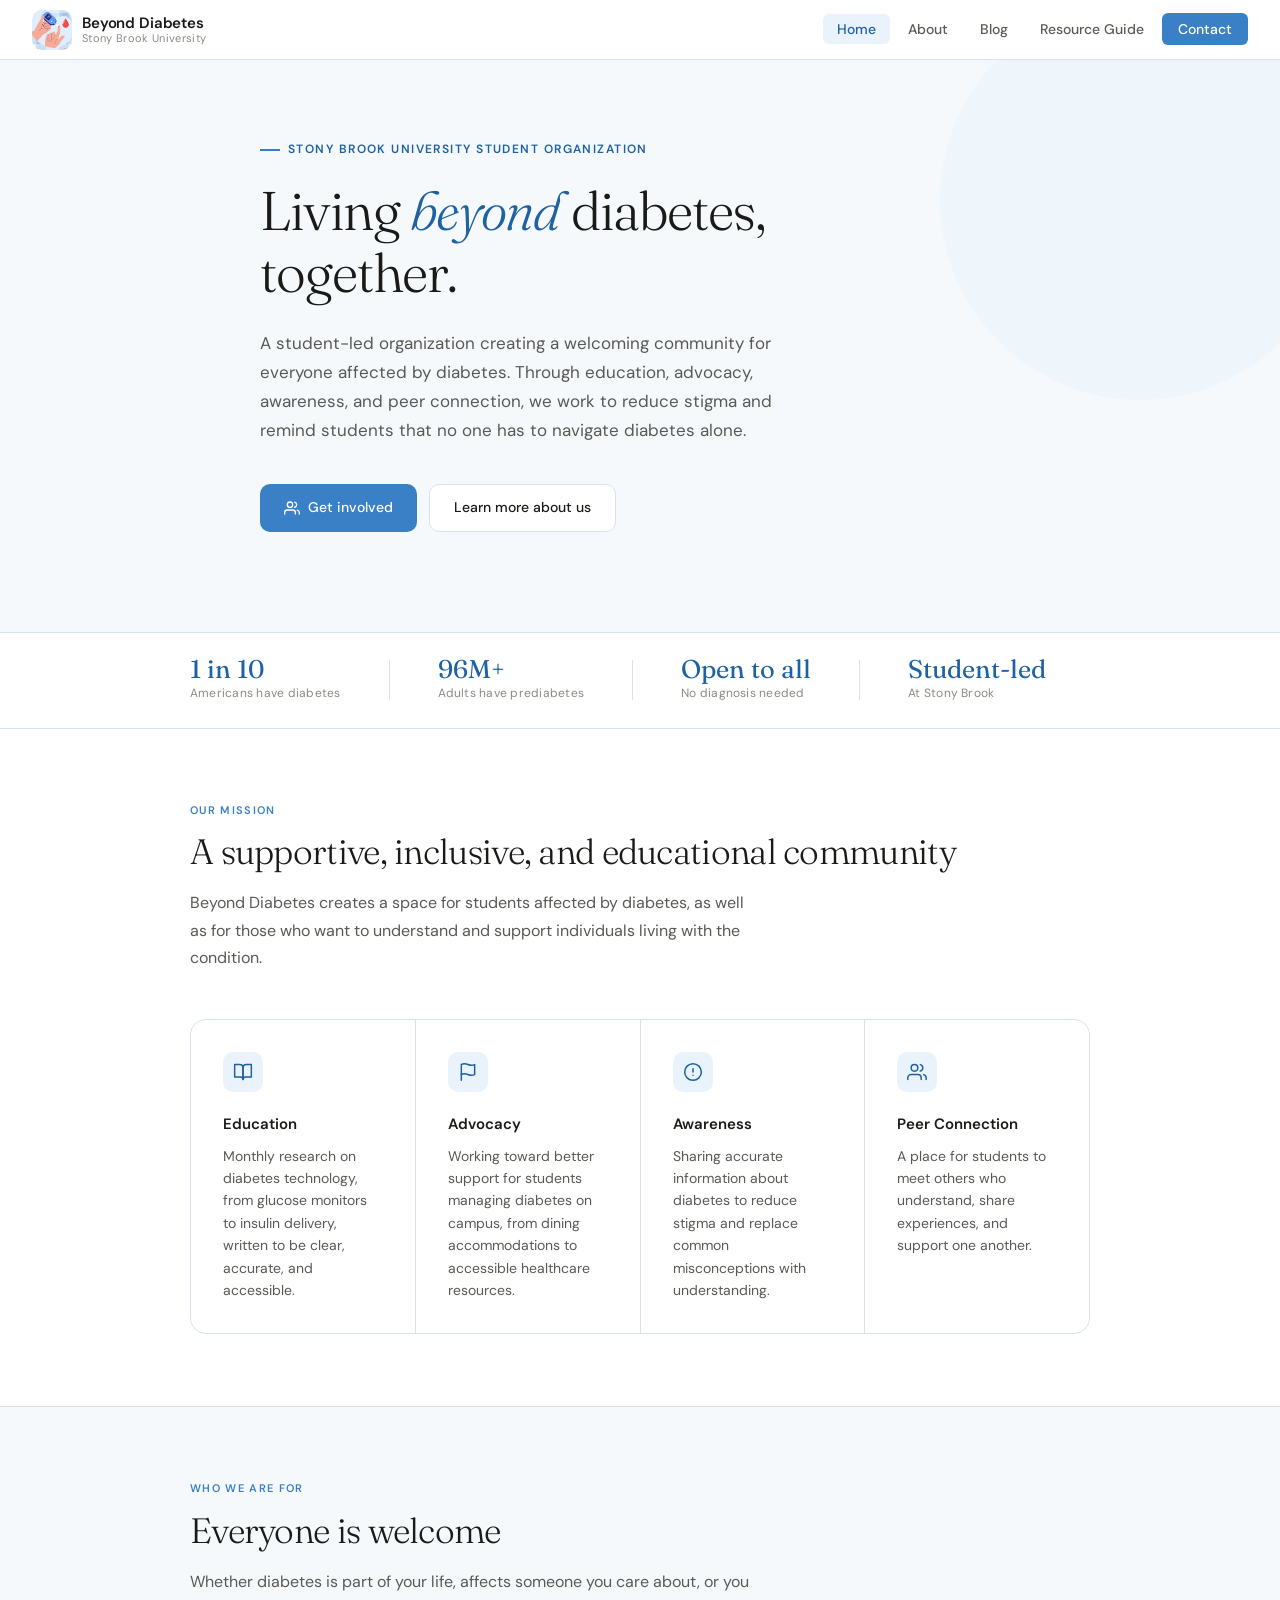
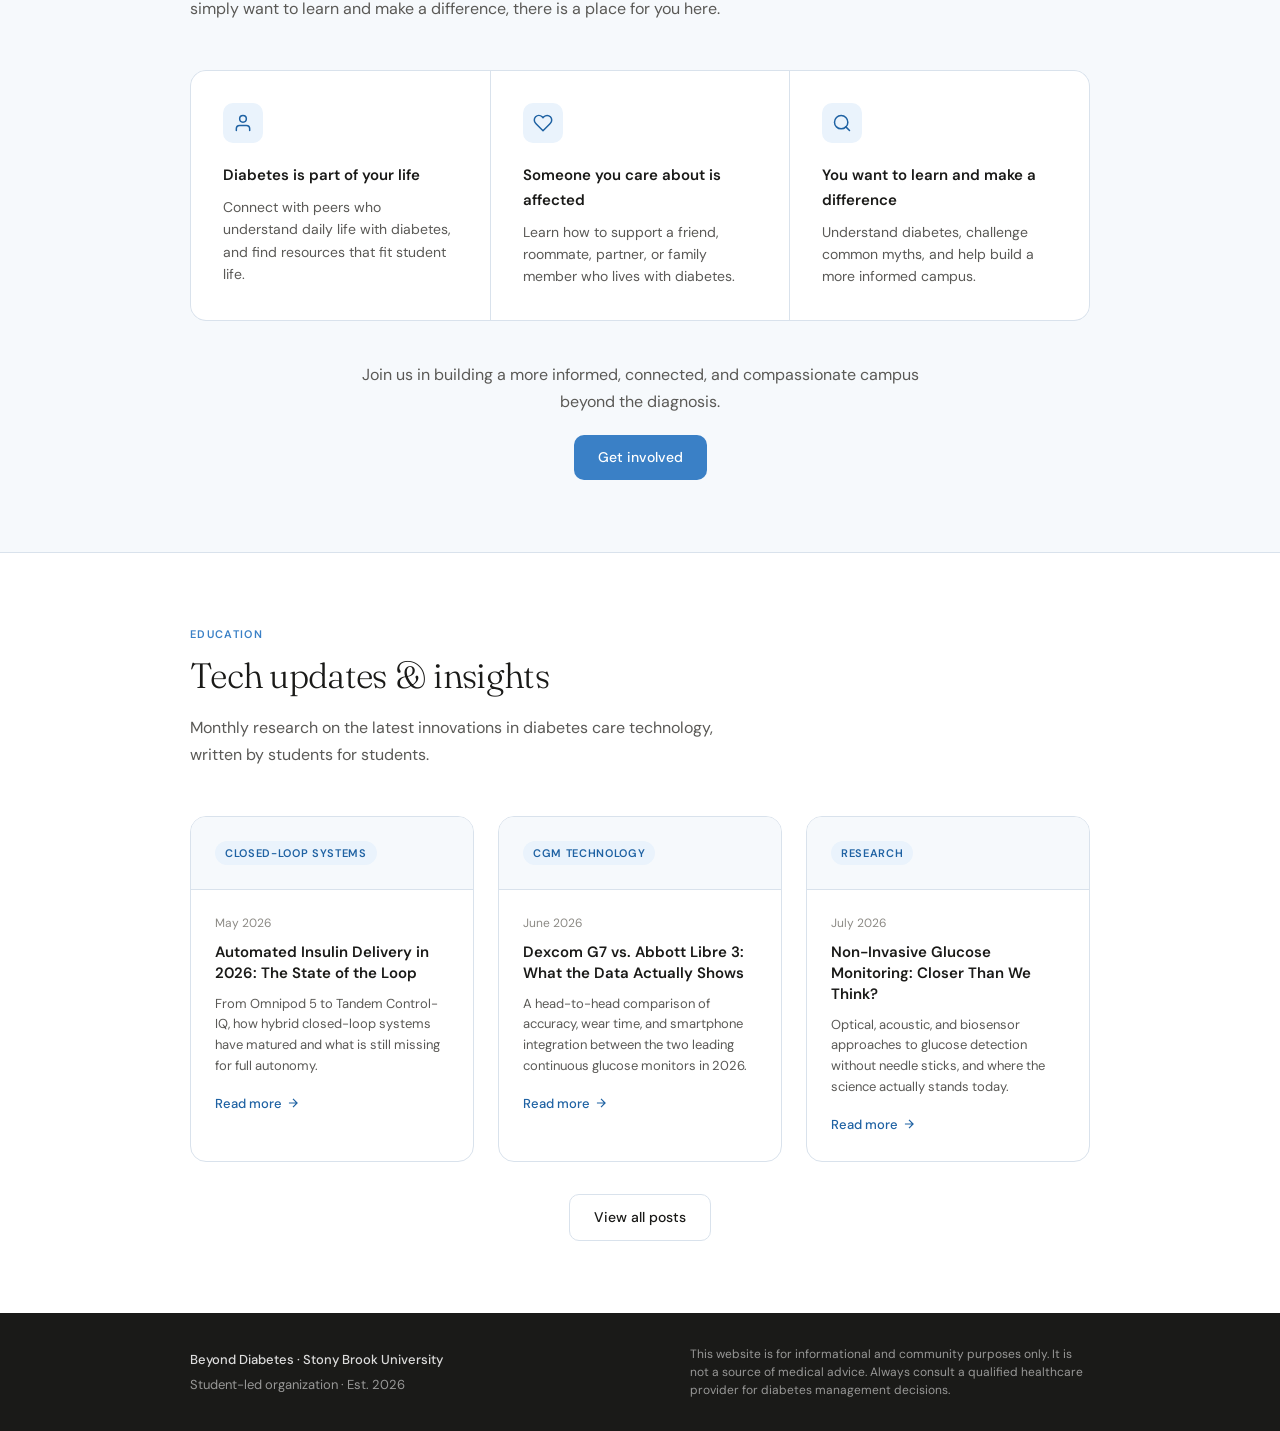
<file: index.html>
<!DOCTYPE html>
<html lang="en">
<head>
<meta charset="UTF-8">
<meta name="viewport" content="width=device-width, initial-scale=1.0">
<title>Beyond Diabetes at Stony Brook University</title>
<link rel="icon" type="image/jpg" href="imagesBD/logo.jpg">
<meta name="description" content="A student-led organization at Stony Brook University creating a welcoming community for everyone affected by diabetes.">
<link rel="preconnect" href="https://fonts.googleapis.com">
<link rel="preconnect" href="https://fonts.gstatic.com" crossorigin>
<link href="https://fonts.googleapis.com/css2?family=DM+Sans:ital,opsz,wght@0,9..40,300;0,9..40,400;0,9..40,500;0,9..40,600;1,9..40,300&family=Fraunces:ital,opsz,wght@0,9..144,300;0,9..144,400;1,9..144,300&display=swap" rel="stylesheet">
<link rel="stylesheet" href="style.css">
</head>
<body>

<nav>
  <a class="nav-brand" href="index.html">
    <div class="nav-logo">
      <img src="imagesBD/logo.jpg" alt="Beyond Diabetes logo" width="40" height="40">
    </div>
    <div class="nav-name">
      Beyond Diabetes
      <span>Stony Brook University</span>
    </div>
  </a>
  <button class="nav-toggle" type="button" aria-label="Toggle menu" aria-expanded="false">
    <svg viewBox="0 0 24 24"><path d="M3 6h18M3 12h18M3 18h18"/></svg>
  </button>
  <ul class="nav-links">
    <li><a href="index.html" class="active">Home</a></li>
    <li><a href="about.html">About</a></li>
    <li><a href="blog.html">Blog</a></li>
    <li><a href="resources.html">Resource Guide</a></li>
    <li><a href="contact.html" class="nav-cta">Contact</a></li>
  </ul>
</nav>

<!-- HERO -->
<div class="hero">
  <div class="hero-inner">
    <div class="hero-eyebrow">Stony Brook University Student Organization</div>
    <h1>Living <em>beyond</em> diabetes,<br>together.</h1>
    <p class="hero-desc">A student-led organization creating a welcoming community for everyone affected by diabetes. Through education, advocacy, awareness, and peer connection, we work to reduce stigma and remind students that no one has to navigate diabetes alone.</p>
    <div class="hero-actions">
      <a class="btn btn-primary" href="contact.html">
        <svg width="16" height="16" viewBox="0 0 24 24" fill="none" stroke="currentColor" stroke-width="2" stroke-linecap="round" stroke-linejoin="round"><path d="M17 21v-2a4 4 0 0 0-4-4H5a4 4 0 0 0-4 4v2"/><circle cx="9" cy="7" r="4"/><path d="M23 21v-2a4 4 0 0 0-3-3.87"/><path d="M16 3.13a4 4 0 0 1 0 7.75"/></svg>
        Get involved
      </a>
      <a class="btn btn-secondary" href="about.html">Learn more about us</a>
    </div>
  </div>
</div>

<!-- STATS BAR -->
<div class="stats-bar">
  <div class="stats-inner">
    <div class="stat-item">
      <div class="stat-num">1 in 10</div>
      <div class="stat-label">Americans have diabetes</div>
    </div>
    <div class="stats-divider"></div>
    <div class="stat-item">
      <div class="stat-num">96M+</div>
      <div class="stat-label">Adults have prediabetes</div>
    </div>
    <div class="stats-divider"></div>
    <div class="stat-item">
      <div class="stat-num">Open to all</div>
      <div class="stat-label">No diagnosis needed</div>
    </div>
    <div class="stats-divider"></div>
    <div class="stat-item">
      <div class="stat-num">Student-led</div>
      <div class="stat-label">At Stony Brook</div>
    </div>
  </div>
</div>

<!-- MISSION -->
<section>
  <div class="section-inner">
    <div class="section-label">Our mission</div>
    <h2 class="section-title">A supportive, inclusive, and educational community</h2>
    <p class="section-desc">Beyond Diabetes creates a space for students affected by diabetes, as well as for those who want to understand and support individuals living with the condition.</p>

    <div class="pillars-grid" style="grid-template-columns: repeat(auto-fit, minmax(200px, 1fr));">
      <div class="pillar-card">
        <div class="pillar-icon">
          <svg viewBox="0 0 24 24"><path d="M2 3h6a4 4 0 0 1 4 4v14a3 3 0 0 0-3-3H2z"/><path d="M22 3h-6a4 4 0 0 0-4 4v14a3 3 0 0 1 3-3h7z"/></svg>
        </div>
        <div class="pillar-title">Education</div>
        <div class="pillar-desc">Monthly research on diabetes technology, from glucose monitors to insulin delivery, written to be clear, accurate, and accessible.</div>
      </div>
      <div class="pillar-card">
        <div class="pillar-icon">
          <svg viewBox="0 0 24 24"><path d="M4 15s1-1 4-1 5 2 8 2 4-1 4-1V3s-1 1-4 1-5-2-8-2-4 1-4 1z"/><line x1="4" y1="22" x2="4" y2="15"/></svg>
        </div>
        <div class="pillar-title">Advocacy</div>
        <div class="pillar-desc">Working toward better support for students managing diabetes on campus, from dining accommodations to accessible healthcare resources.</div>
      </div>
      <div class="pillar-card">
        <div class="pillar-icon">
          <svg viewBox="0 0 24 24"><circle cx="12" cy="12" r="10"/><line x1="12" y1="8" x2="12" y2="12"/><line x1="12" y1="16" x2="12.01" y2="16"/></svg>
        </div>
        <div class="pillar-title">Awareness</div>
        <div class="pillar-desc">Sharing accurate information about diabetes to reduce stigma and replace common misconceptions with understanding.</div>
      </div>
      <div class="pillar-card">
        <div class="pillar-icon">
          <svg viewBox="0 0 24 24"><path d="M17 21v-2a4 4 0 0 0-4-4H5a4 4 0 0 0-4 4v2"/><circle cx="9" cy="7" r="4"/><path d="M23 21v-2a4 4 0 0 0-3-3.87"/><path d="M16 3.13a4 4 0 0 1 0 7.75"/></svg>
        </div>
        <div class="pillar-title">Peer Connection</div>
        <div class="pillar-desc">A place for students to meet others who understand, share experiences, and support one another.</div>
      </div>
    </div>
  </div>
</section>

<!-- WHO WE ARE FOR -->
<section class="section-alt">
  <div class="section-inner">
    <div class="section-label">Who we are for</div>
    <h2 class="section-title">Everyone is welcome</h2>
    <p class="section-desc">Whether diabetes is part of your life, affects someone you care about, or you simply want to learn and make a difference, there is a place for you here.</p>

    <div class="pillars-grid">
      <div class="pillar-card">
        <div class="pillar-icon">
          <svg viewBox="0 0 24 24"><path d="M20 21v-2a4 4 0 0 0-4-4H8a4 4 0 0 0-4 4v2"/><circle cx="12" cy="7" r="4"/></svg>
        </div>
        <div class="pillar-title">Diabetes is part of your life</div>
        <div class="pillar-desc">Connect with peers who understand daily life with diabetes, and find resources that fit student life.</div>
      </div>
      <div class="pillar-card">
        <div class="pillar-icon">
          <svg viewBox="0 0 24 24"><path d="M20.84 4.61a5.5 5.5 0 0 0-7.78 0L12 5.67l-1.06-1.06a5.5 5.5 0 0 0-7.78 7.78l1.06 1.06L12 21.23l7.78-7.78 1.06-1.06a5.5 5.5 0 0 0 0-7.78z"/></svg>
        </div>
        <div class="pillar-title">Someone you care about is affected</div>
        <div class="pillar-desc">Learn how to support a friend, roommate, partner, or family member who lives with diabetes.</div>
      </div>
      <div class="pillar-card">
        <div class="pillar-icon">
          <svg viewBox="0 0 24 24"><circle cx="11" cy="11" r="8"/><line x1="21" y1="21" x2="16.65" y2="16.65"/></svg>
        </div>
        <div class="pillar-title">You want to learn and make a difference</div>
        <div class="pillar-desc">Understand diabetes, challenge common myths, and help build a more informed campus.</div>
      </div>
    </div>

    <div style="margin-top: 2.5rem; text-align: center;">
      <p style="font-size: 16px; color: var(--text-secondary); max-width: 560px; margin: 0 auto 1.25rem; line-height: 1.7;">Join us in building a more informed, connected, and compassionate campus beyond the diagnosis.</p>
      <a class="btn btn-primary" href="contact.html">Get involved</a>
    </div>
  </div>
</section>

<!-- BLOG -->
<section>
  <div class="section-inner">
    <div class="section-label">Education</div>
    <h2 class="section-title">Tech updates &amp; insights</h2>
    <p class="section-desc">Monthly research on the latest innovations in diabetes care technology, written by students for students.</p>

    <div class="blog-grid">

        <a class="blog-card" href="posts/automated-insulin-delivery.html">
            <div class="blog-card-header"><span class="blog-tag">Closed-Loop Systems</span></div>
            <div class="blog-card-body">
              <div class="blog-date">May 2026</div>
              <div class="blog-title">Automated Insulin Delivery in 2026: The State of the Loop</div>
              <div class="blog-excerpt">From Omnipod 5 to Tandem Control-IQ, how hybrid closed-loop systems have matured and what is still missing for full autonomy.</div>
              <div class="blog-read-more">Read more <svg viewBox="0 0 24 24"><path d="M5 12h14M12 5l7 7-7 7"/></svg></div>
            </div>
          </a>

        <a class="blog-card" href="posts/dexcom-vs-libre.html">
            <div class="blog-card-header"><span class="blog-tag">CGM Technology</span></div>
            <div class="blog-card-body">
              <div class="blog-date">June 2026</div>
              <div class="blog-title">Dexcom G7 vs. Abbott Libre 3: What the Data Actually Shows</div>
              <div class="blog-excerpt">A head-to-head comparison of accuracy, wear time, and smartphone integration between the two leading continuous glucose monitors in 2026.</div>
              <div class="blog-read-more">Read more <svg viewBox="0 0 24 24"><path d="M5 12h14M12 5l7 7-7 7"/></svg></div>
            </div>
          </a>
      
        <a class="blog-card" href="posts/non-invasive-glucose-monitoring.html">
            <div class="blog-card-header"><span class="blog-tag">Research</span></div>
            <div class="blog-card-body">
              <div class="blog-date">July 2026</div>
              <div class="blog-title">Non-Invasive Glucose Monitoring: Closer Than We Think?</div>
              <div class="blog-excerpt">Optical, acoustic, and biosensor approaches to glucose detection without needle sticks, and where the science actually stands today.</div>
              <div class="blog-read-more">Read more <svg viewBox="0 0 24 24"><path d="M5 12h14M12 5l7 7-7 7"/></svg></div>
            </div>
          </a>
    </div>

    <div style="margin-top: 2rem; text-align: center;">
      <a class="btn btn-secondary" href="blog.html">View all posts</a>
    </div>
  </div>
</section>

<footer>
  <div class="footer-inner">
    <div>
      <div class="footer-brand">Beyond Diabetes · Stony Brook University</div>
      <div class="footer-sub">Student-led organization · Est. 2026</div>
    </div>
    <div class="footer-disclaimer">This website is for informational and community purposes only. It is not a source of medical advice. Always consult a qualified healthcare provider for diabetes management decisions.</div>
  </div>
</footer>

<script src="script.js"></script>
</body>
</html>
</file>
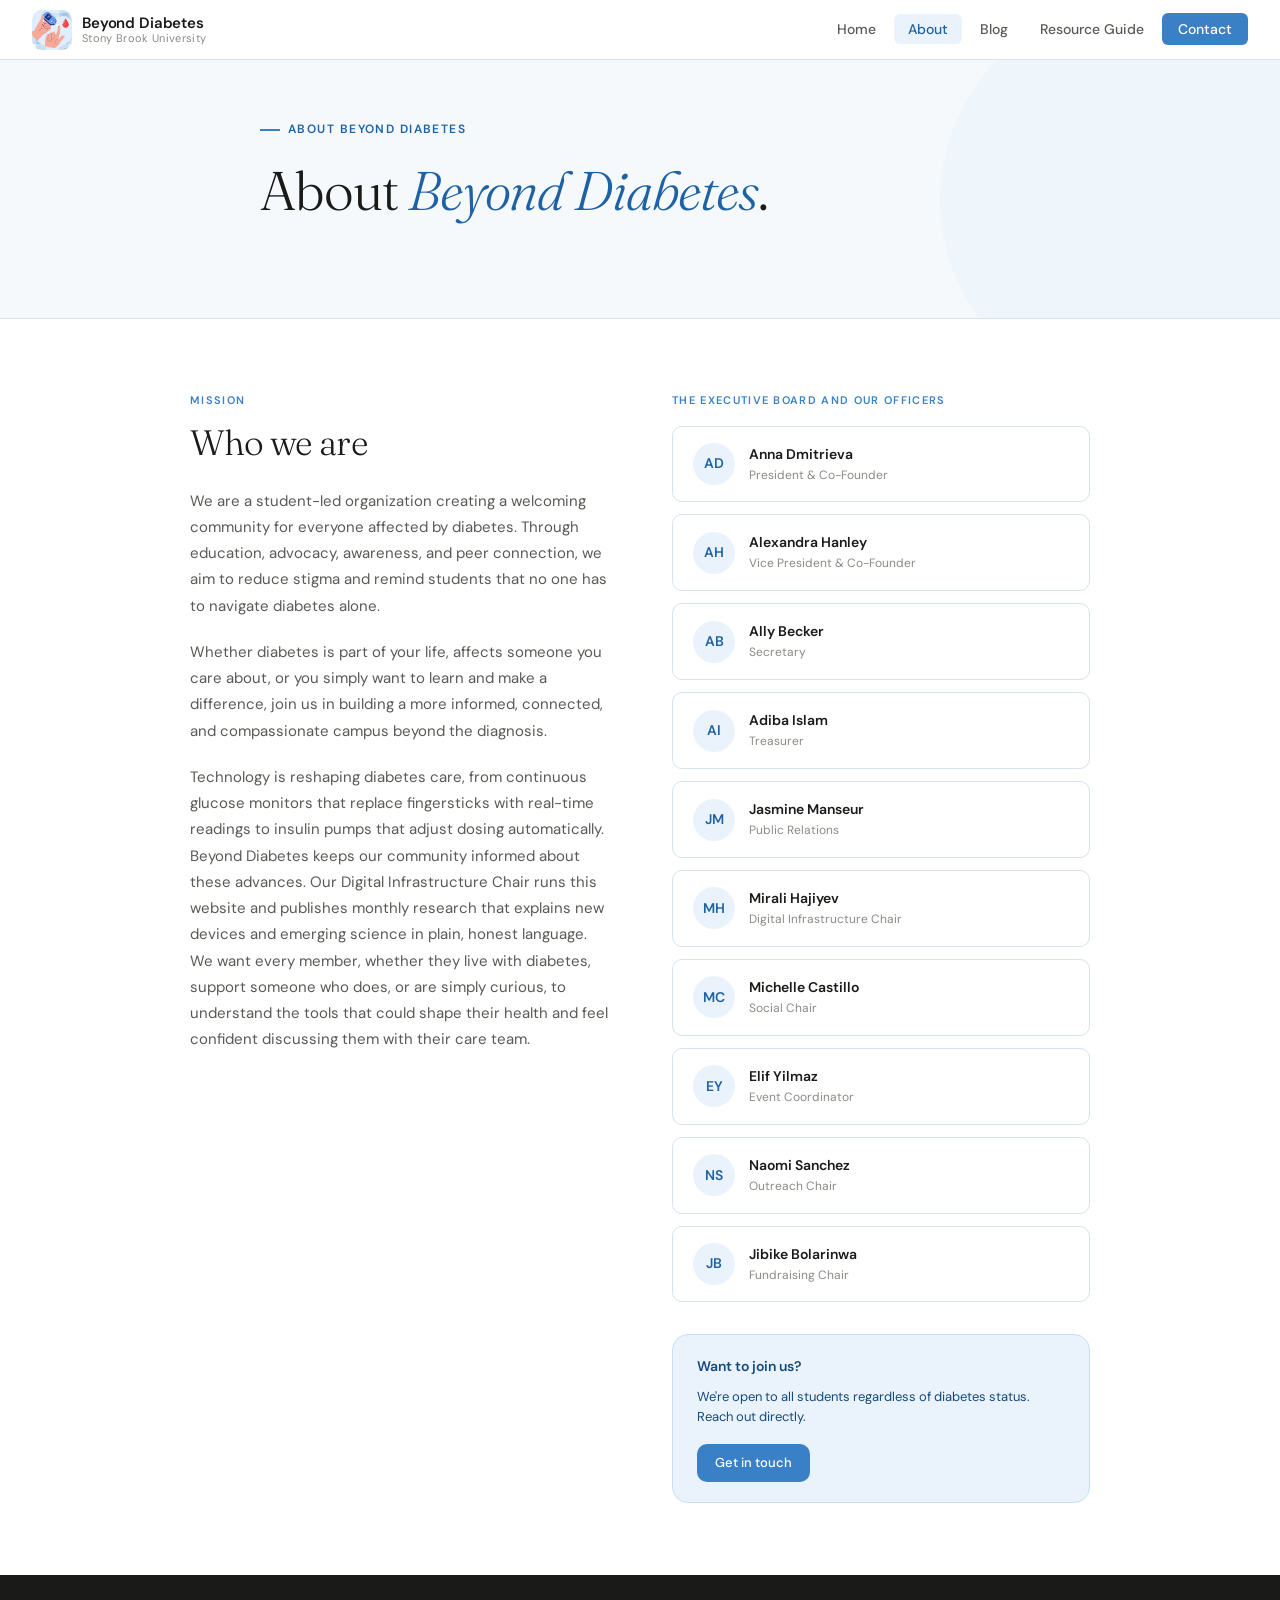
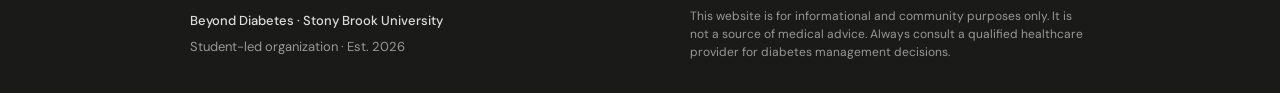
<file: about.html>
<!DOCTYPE html>
<html lang="en">
<head>
<meta charset="UTF-8">
<meta name="viewport" content="width=device-width, initial-scale=1.0">
<title>About | Beyond Diabetes</title>
<link rel="icon" type="image/jpg" href="imagesBD/logo.jpg">
<meta name="description" content="Who we are: the student leaders and mission of Beyond Diabetes at Stony Brook University.">
<link rel="preconnect" href="https://fonts.googleapis.com">
<link rel="preconnect" href="https://fonts.gstatic.com" crossorigin>
<link href="https://fonts.googleapis.com/css2?family=DM+Sans:ital,opsz,wght@0,9..40,300;0,9..40,400;0,9..40,500;0,9..40,600;1,9..40,300&family=Fraunces:ital,opsz,wght@0,9..144,300;0,9..144,400;1,9..144,300&display=swap" rel="stylesheet">
<link rel="stylesheet" href="style.css">
</head>
<body>

<nav>
  <a class="nav-brand" href="index.html">
    <div class="nav-logo">
      <img src="imagesBD/logo.jpg" alt="Beyond Diabetes logo" width="40" height="40">
    </div>
    <div class="nav-name">
      Beyond Diabetes
      <span>Stony Brook University</span>
    </div>
  </a>
  <button class="nav-toggle" type="button" aria-label="Toggle menu" aria-expanded="false">
    <svg viewBox="0 0 24 24"><path d="M3 6h18M3 12h18M3 18h18"/></svg>
  </button>
  <ul class="nav-links">
    <li><a href="index.html">Home</a></li>
    <li><a href="about.html" class="active">About</a></li>
    <li><a href="blog.html">Blog</a></li>
    <li><a href="resources.html">Resource Guide</a></li>
    <li><a href="contact.html" class="nav-cta">Contact</a></li>
  </ul>
</nav>

<div class="hero hero-small">
  <div class="hero-inner">
    <div class="hero-eyebrow">About Beyond Diabetes</div>
    <h1>About <em>Beyond Diabetes</em>.</h1>
  </div>
</div>

<section>
  <div class="section-inner">
    <div class="about-grid">
      <div class="about-text">
        <div class="section-label">Mission</div>
        <h2 class="section-title" style="margin-bottom: 1.5rem;">Who we are</h2>
        <p>We are a student-led organization creating a welcoming community for everyone affected by diabetes. Through education, advocacy, awareness, and peer connection, we aim to reduce stigma and remind students that no one has to navigate diabetes alone.</p>
        <p>Whether diabetes is part of your life, affects someone you care about, or you simply want to learn and make a difference, join us in building a more informed, connected, and compassionate campus beyond the diagnosis.</p>
        <p>Technology is reshaping diabetes care, from continuous glucose monitors that replace fingersticks with real-time readings to insulin pumps that adjust dosing automatically. Beyond Diabetes keeps our community informed about these advances. Our Digital Infrastructure Chair runs this website and publishes monthly research that explains new devices and emerging science in plain, honest language. We want every member, whether they live with diabetes, support someone who does, or are simply curious, to understand the tools that could shape their health and feel confident discussing them with their care team.</p>
      </div>
      <div>
        <div class="section-label" style="margin-bottom: 1rem;">The Executive Board and Our Officers</div>
          
          <div class="team-card">
            <div class="team-avatar">AD</div>
            <div>
              <div class="team-name">Anna Dmitrieva</div>
              <div class="team-role">President &amp; Co-Founder</div>
            </div>
          </div>
          
          <div class="team-card">
            <div class="team-avatar">AH</div>
            <div>
              <div class="team-name">Alexandra Hanley</div>
              <div class="team-role">Vice President &amp; Co-Founder</div>
            </div>
          </div>
          
          <div class="team-card">
            <div class="team-avatar">AB</div>
            <div>
              <div class="team-name">Ally Becker</div>
              <div class="team-role">Secretary</div>
            </div>
          </div>
          
          <div class="team-card">
            <div class="team-avatar">AI</div>
            <div>
              <div class="team-name">Adiba Islam</div>
              <div class="team-role">Treasurer</div>
            </div>
          </div>
          
          <div class="team-card">
            <div class="team-avatar">JM</div>
            <div>
              <div class="team-name">Jasmine Manseur</div>
              <div class="team-role">Public Relations</div>
            </div>
          </div>
          
          <div class="team-card">
            <div class="team-avatar">MH</div>
            <div>
              <div class="team-name">Mirali Hajiyev</div>
              <div class="team-role">Digital Infrastructure Chair</div>
            </div>
          </div>
          
          <div class="team-card">
            <div class="team-avatar">MC</div>
            <div>
              <div class="team-name">Michelle Castillo</div>
              <div class="team-role">Social Chair</div>
            </div>
          </div>

          <div class="team-card">
            <div class="team-avatar">EY</div>
            <div>
              <div class="team-name">Elif Yilmaz</div>
              <div class="team-role">Event Coordinator</div>
            </div>
          </div>

          <div class="team-card">
            <div class="team-avatar">NS</div>
            <div>
              <div class="team-name">Naomi Sanchez</div>
              <div class="team-role">Outreach Chair</div>
            </div>
          </div>

          <div class="team-card">
            <div class="team-avatar">JB</div>
            <div>
              <div class="team-name">Jibike Bolarinwa</div>
              <div class="team-role">Fundraising Chair</div>
            </div>
          </div>

        <div class="join-box">
          <div class="join-box-title">Want to join us?</div>
          <p>We're open to all students regardless of diabetes status. Reach out directly.</p>
          <a class="btn btn-primary" href="contact.html">Get in touch</a>
        </div>
      </div>
    </div>
  </div>
</section>

<footer>
  <div class="footer-inner">
    <div>
      <div class="footer-brand">Beyond Diabetes · Stony Brook University</div>
      <div class="footer-sub">Student-led organization · Est. 2026</div>
    </div>
    <div class="footer-disclaimer">This website is for informational and community purposes only. It is not a source of medical advice. Always consult a qualified healthcare provider for diabetes management decisions.</div>
  </div>
</footer>

<script src="script.js"></script>
</body>
</html>
</file>
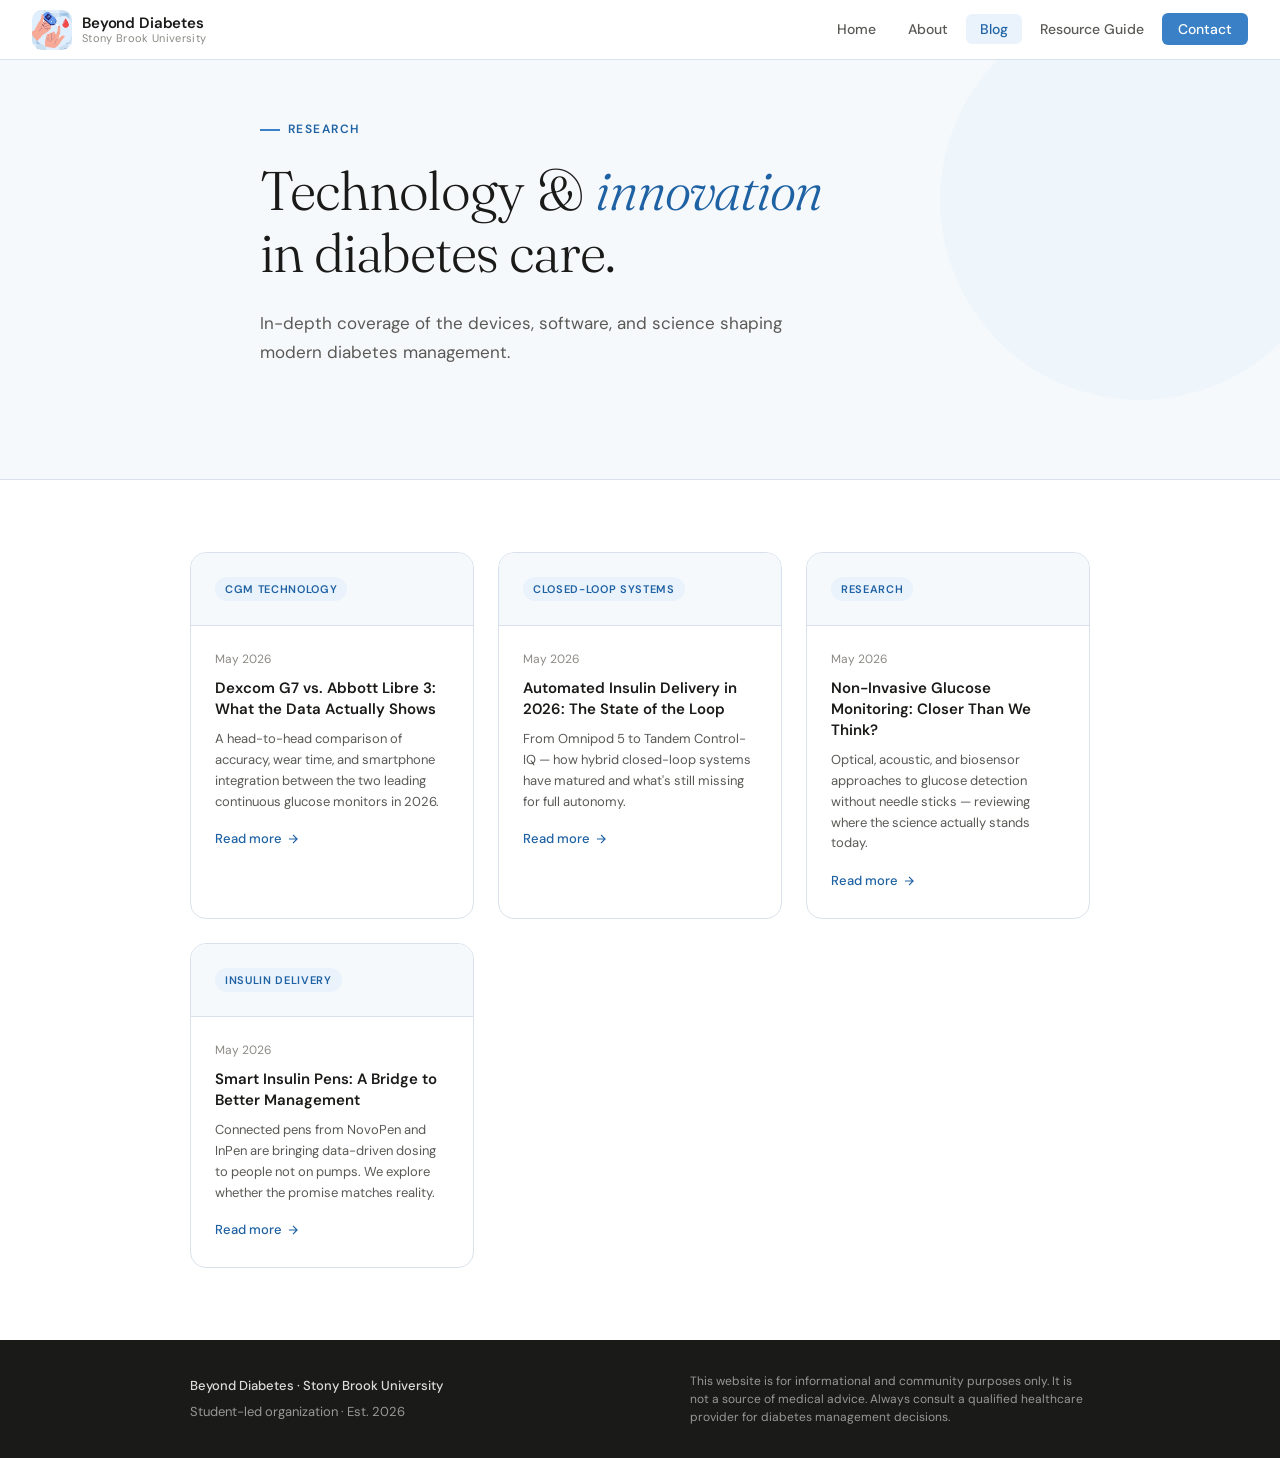
<file: blog.html>
<!DOCTYPE html>
<html lang="en">
<head>
<meta charset="UTF-8">
<meta name="viewport" content="width=device-width, initial-scale=1.0">
<title>Blog | Beyond Diabetes</title>
<link rel="icon" type="image/jpg" href="imagesBD/logo.jpg">
<meta name="description" content="Monthly research on CGMs, closed-loop systems, and the latest in diabetes technology.">
<link rel="preconnect" href="https://fonts.googleapis.com">
<link rel="preconnect" href="https://fonts.gstatic.com" crossorigin>
<link href="https://fonts.googleapis.com/css2?family=DM+Sans:ital,opsz,wght@0,9..40,300;0,9..40,400;0,9..40,500;0,9..40,600;1,9..40,300&family=Fraunces:ital,opsz,wght@0,9..144,300;0,9..144,400;1,9..144,300&display=swap" rel="stylesheet">
<link rel="stylesheet" href="style.css">
</head>
<body>

<nav>
  <a class="nav-brand" href="index.html">
    <div class="nav-logo">
      <img src="imagesBD/logo.jpg" alt="Beyond Diabetes logo" width="40" height="40">    
    </div>
    <div class="nav-name">
      Beyond Diabetes
      <span>Stony Brook University</span>
    </div>
  </a>
  <button class="nav-toggle" type="button" aria-label="Toggle menu" aria-expanded="false">
    <svg viewBox="0 0 24 24"><path d="M3 6h18M3 12h18M3 18h18"/></svg>
  </button>
  <ul class="nav-links">
    <li><a href="index.html">Home</a></li>
    <li><a href="about.html">About</a></li>
    <li><a href="blog.html" class="active">Blog</a></li>
    <li><a href="resources.html">Resource Guide</a></li>
    <li><a href="contact.html" class="nav-cta">Contact</a></li>
  </ul>
</nav>

<div class="hero hero-small">
  <div class="hero-inner">
    <div class="hero-eyebrow">Research</div>
    <h1>Technology &amp; <em>innovation</em><br>in diabetes care.</h1>
    <p class="hero-desc">In-depth coverage of the devices, software, and science shaping modern diabetes management.</p>
  </div>
</div>

<section>
  <div class="section-inner">
    <div class="blog-grid">
          <a class="blog-card" href="posts/dexcom-vs-libre.html">
            <div class="blog-card-header"><span class="blog-tag">CGM Technology</span></div>
            <div class="blog-card-body">
              <div class="blog-date">May 2026</div>
              <div class="blog-title">Dexcom G7 vs. Abbott Libre 3: What the Data Actually Shows</div>
              <div class="blog-excerpt">A head-to-head comparison of accuracy, wear time, and smartphone integration between the two leading continuous glucose monitors in 2026.</div>
              <div class="blog-read-more">Read more <svg viewBox="0 0 24 24"><path d="M5 12h14M12 5l7 7-7 7"/></svg></div>
            </div>
          </a>
          <a class="blog-card" href="posts/automated-insulin-delivery.html">
            <div class="blog-card-header"><span class="blog-tag">Closed-Loop Systems</span></div>
            <div class="blog-card-body">
              <div class="blog-date">May 2026</div>
              <div class="blog-title">Automated Insulin Delivery in 2026: The State of the Loop</div>
              <div class="blog-excerpt">From Omnipod 5 to Tandem Control-IQ — how hybrid closed-loop systems have matured and what's still missing for full autonomy.</div>
              <div class="blog-read-more">Read more <svg viewBox="0 0 24 24"><path d="M5 12h14M12 5l7 7-7 7"/></svg></div>
            </div>
          </a>
          <a class="blog-card" href="posts/non-invasive-glucose-monitoring.html">
            <div class="blog-card-header"><span class="blog-tag">Research</span></div>
            <div class="blog-card-body">
              <div class="blog-date">May 2026</div>
              <div class="blog-title">Non-Invasive Glucose Monitoring: Closer Than We Think?</div>
              <div class="blog-excerpt">Optical, acoustic, and biosensor approaches to glucose detection without needle sticks — reviewing where the science actually stands today.</div>
              <div class="blog-read-more">Read more <svg viewBox="0 0 24 24"><path d="M5 12h14M12 5l7 7-7 7"/></svg></div>
            </div>
          </a>
          <a class="blog-card" href="posts/smart-insulin-pens.html">
            <div class="blog-card-header"><span class="blog-tag">Insulin Delivery</span></div>
            <div class="blog-card-body">
              <div class="blog-date">May 2026</div>
              <div class="blog-title">Smart Insulin Pens: A Bridge to Better Management</div>
              <div class="blog-excerpt">Connected pens from NovoPen and InPen are bringing data-driven dosing to people not on pumps. We explore whether the promise matches reality.</div>
              <div class="blog-read-more">Read more <svg viewBox="0 0 24 24"><path d="M5 12h14M12 5l7 7-7 7"/></svg></div>
            </div>
          </a>
    </div>
  </div>
</section>

<footer>
  <div class="footer-inner">
    <div>
      <div class="footer-brand">Beyond Diabetes · Stony Brook University</div>
      <div class="footer-sub">Student-led organization · Est. 2026</div>
    </div>
    <div class="footer-disclaimer">This website is for informational and community purposes only. It is not a source of medical advice. Always consult a qualified healthcare provider for diabetes management decisions.</div>
  </div>
</footer>

<script src="script.js"></script>
</body>
</html>
</file>
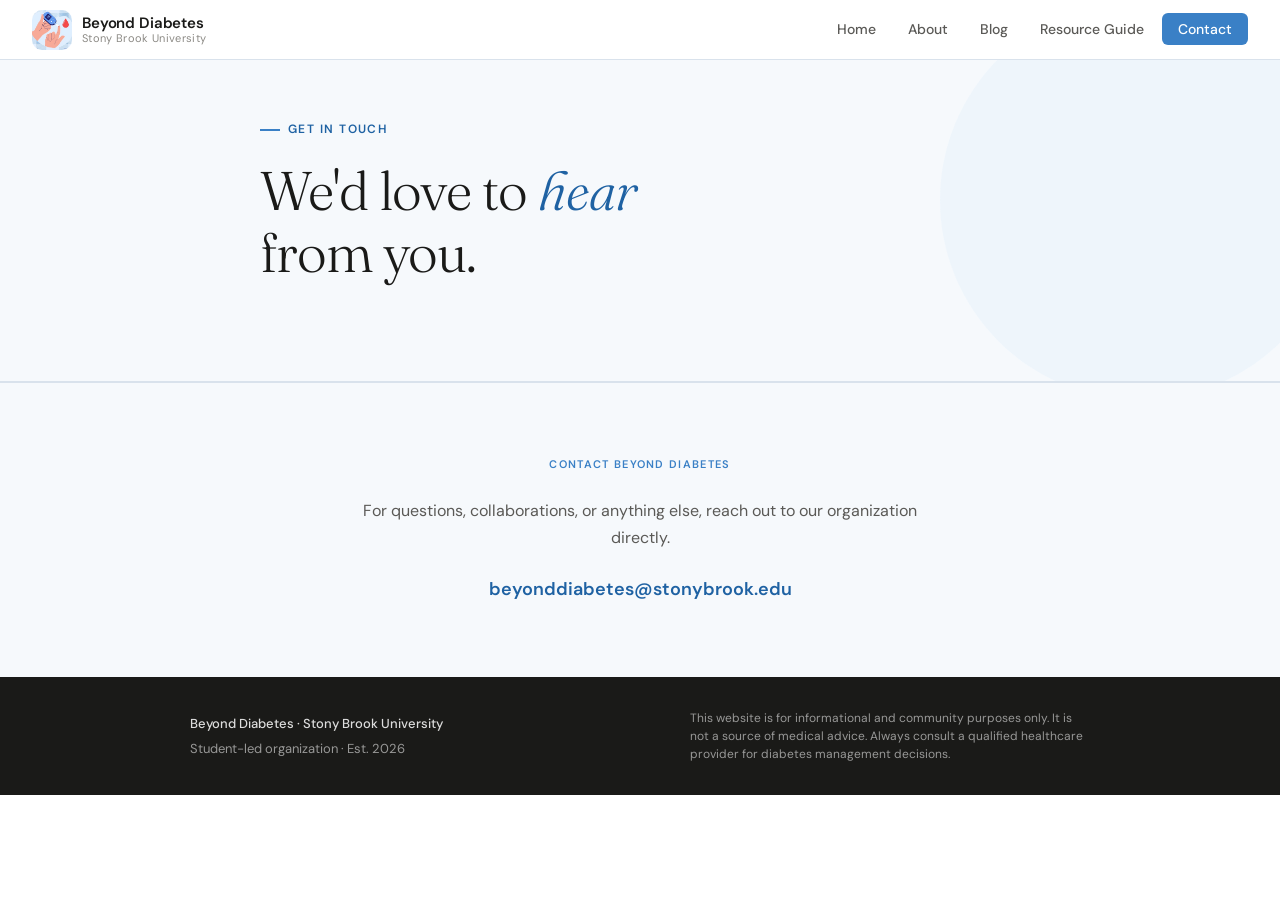
<file: contact.html>
<!DOCTYPE html>
<html lang="en">
<head>
<meta charset="UTF-8">
<meta name="viewport" content="width=device-width, initial-scale=1.0">
<title>Contact | Beyond Diabetes</title>
<link rel="icon" type="image/jpg" href="imagesBD/logo.jpg">
<meta name="description" content="Contact Beyond Diabetes at Stony Brook University.">
<link rel="preconnect" href="https://fonts.googleapis.com">
<link rel="preconnect" href="https://fonts.gstatic.com" crossorigin>
<link href="https://fonts.googleapis.com/css2?family=DM+Sans:ital,opsz,wght@0,9..40,300;0,9..40,400;0,9..40,500;0,9..40,600;1,9..40,300&family=Fraunces:ital,opsz,wght@0,9..144,300;0,9..144,400;1,9..144,300&display=swap" rel="stylesheet">
<link rel="stylesheet" href="style.css">
</head>
<body>

<nav>
  <a class="nav-brand" href="index.html">
    <div class="nav-logo">
      <img src="imagesBD/logo.jpg" alt="Beyond Diabetes logo" width="40" height="40">    
    </div>
    <div class="nav-name">
      Beyond Diabetes
      <span>Stony Brook University</span>
    </div>
  </a>
  <button class="nav-toggle" type="button" aria-label="Toggle menu" aria-expanded="false">
    <svg viewBox="0 0 24 24"><path d="M3 6h18M3 12h18M3 18h18"/></svg>
  </button>
  <ul class="nav-links">
    <li><a href="index.html">Home</a></li>
    <li><a href="about.html">About</a></li>
    <li><a href="blog.html">Blog</a></li>
    <li><a href="resources.html">Resource Guide</a></li>
    <li><a href="contact.html" class="nav-cta active">Contact</a></li>
  </ul>
</nav>

<div class="hero hero-small">
  <div class="hero-inner">
    <div class="hero-eyebrow">Get in touch</div>
    <h1>We'd love to <em>hear</em><br>from you.</h1>
  </div>
</div>

<section class="contact-section">
  <div class="section-inner">
    <div class="contact-box">
      <div class="section-label">Contact Beyond Diabetes</div>
      <p>For questions, collaborations, or anything else, reach out to our organization directly.</p>
      <a class="contact-email" href="mailto:beyonddiabetes@stonybrook.edu">beyonddiabetes@stonybrook.edu</a>
    </div>
  </div>
</section>

<footer>
  <div class="footer-inner">
    <div>
      <div class="footer-brand">Beyond Diabetes · Stony Brook University</div>
      <div class="footer-sub">Student-led organization · Est. 2026</div>
    </div>
    <div class="footer-disclaimer">This website is for informational and community purposes only. It is not a source of medical advice. Always consult a qualified healthcare provider for diabetes management decisions.</div>
  </div>
</footer>

<script src="script.js"></script>
</body>
</html>
</file>
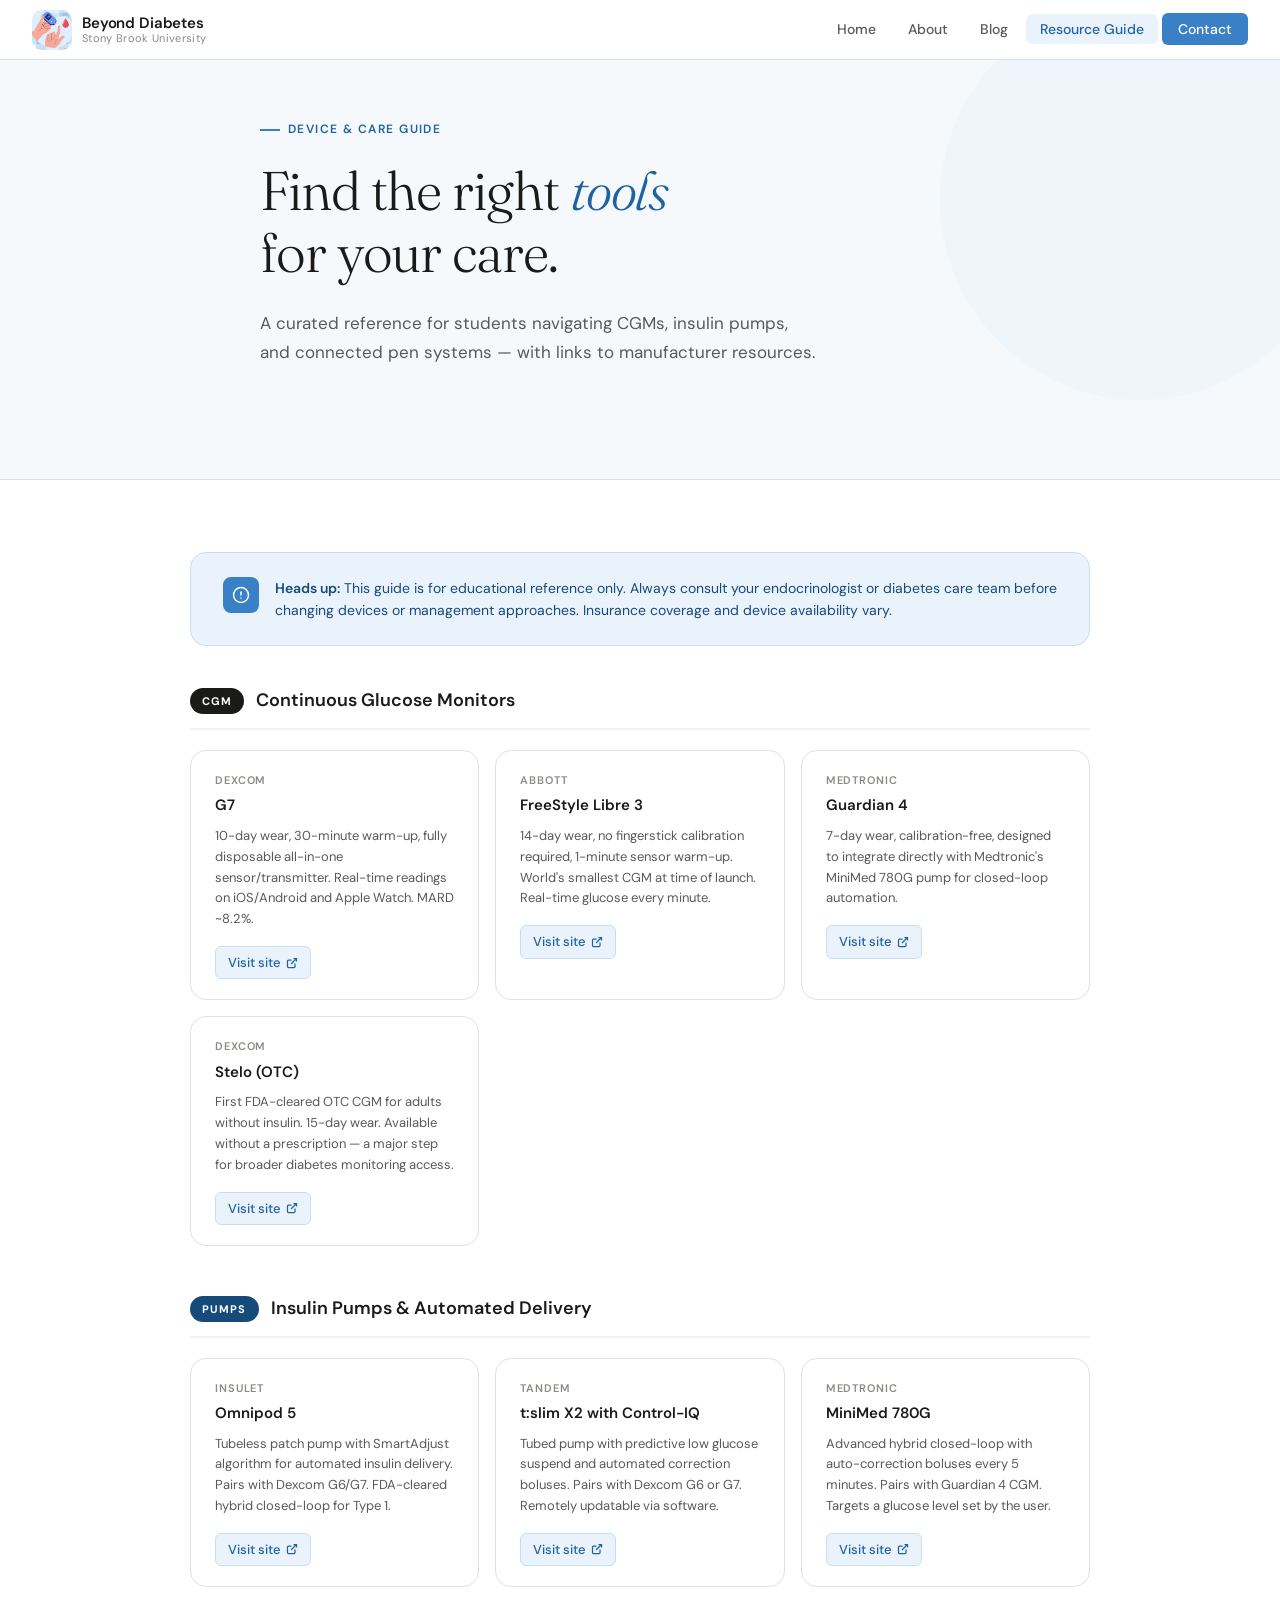
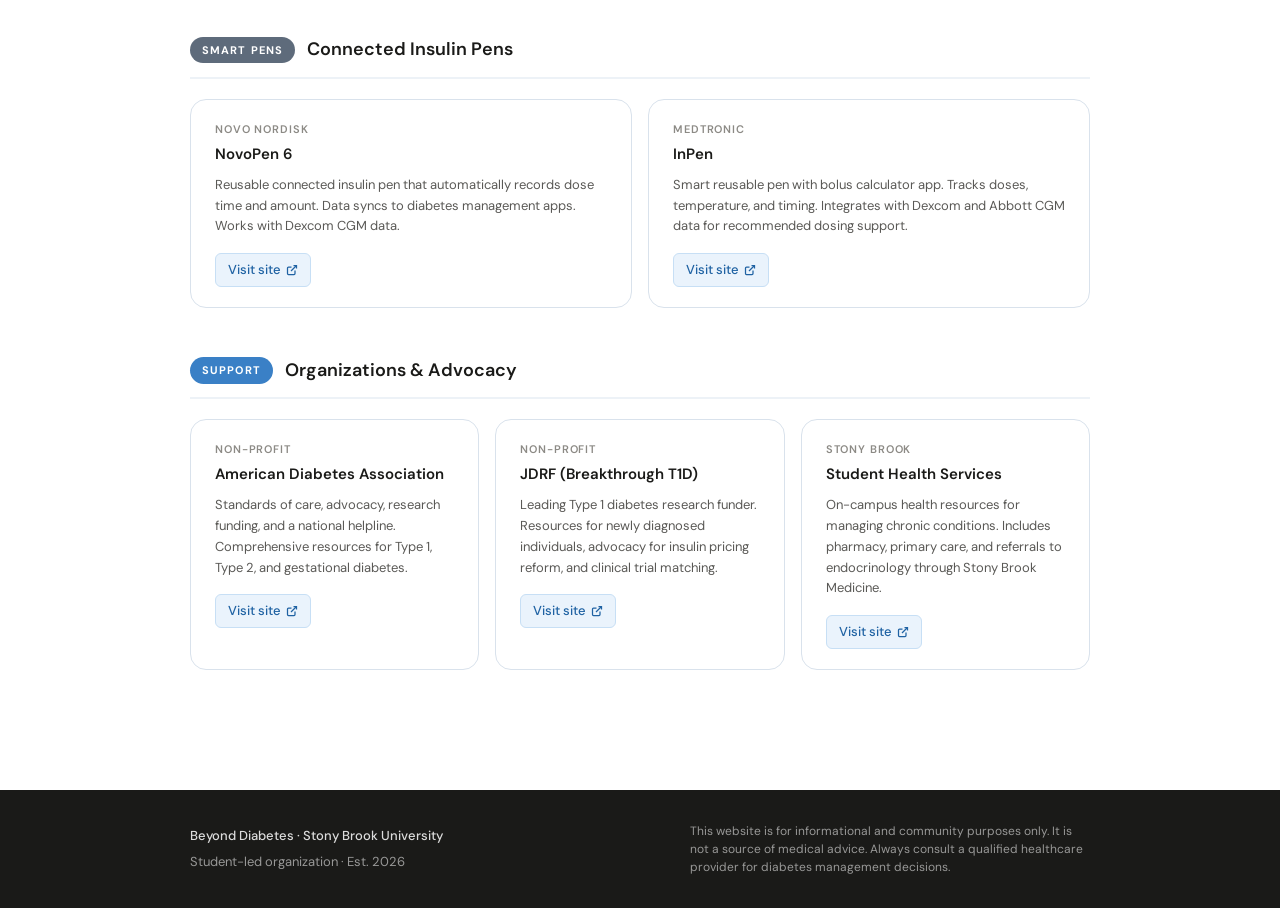
<file: resources.html>
<!DOCTYPE html>
<html lang="en">
<head>
<meta charset="UTF-8">
<meta name="viewport" content="width=device-width, initial-scale=1.0">
<title>Resource Guide | Beyond Diabetes</title>
<link rel="icon" type="image/jpg" href="imagesBD/logo.jpg">
<meta name="description" content="A reference guide to CGMs, insulin pumps, smart pens, and support organizations.">
<link rel="preconnect" href="https://fonts.googleapis.com">
<link rel="preconnect" href="https://fonts.gstatic.com" crossorigin>
<link href="https://fonts.googleapis.com/css2?family=DM+Sans:ital,opsz,wght@0,9..40,300;0,9..40,400;0,9..40,500;0,9..40,600;1,9..40,300&family=Fraunces:ital,opsz,wght@0,9..144,300;0,9..144,400;1,9..144,300&display=swap" rel="stylesheet">
<link rel="stylesheet" href="style.css">
</head>
<body>

<nav>
  <a class="nav-brand" href="index.html">
    <div class="nav-logo">
      <img src="imagesBD/logo.jpg" alt="Beyond Diabetes logo" width="40" height="40">    
    </div>
    <div class="nav-name">
      Beyond Diabetes
      <span>Stony Brook University</span>
    </div>
  </a>
  <button class="nav-toggle" type="button" aria-label="Toggle menu" aria-expanded="false">
    <svg viewBox="0 0 24 24"><path d="M3 6h18M3 12h18M3 18h18"/></svg>
  </button>
  <ul class="nav-links">
    <li><a href="index.html">Home</a></li>
    <li><a href="about.html">About</a></li>
    <li><a href="blog.html">Blog</a></li>
    <li><a href="resources.html" class="active">Resource Guide</a></li>
    <li><a href="contact.html" class="nav-cta">Contact</a></li>
  </ul>
</nav>

<div class="hero hero-small">
  <div class="hero-inner">
    <div class="hero-eyebrow">Device &amp; Care Guide</div>
    <h1>Find the right <em>tools</em><br>for your care.</h1>
    <p class="hero-desc">A curated reference for students navigating CGMs, insulin pumps, and connected pen systems — with links to manufacturer resources.</p>
  </div>
</div>

<section>
  <div class="section-inner">

    <div class="guide-intro">
      <div class="guide-intro-icon">
        <svg viewBox="0 0 24 24"><circle cx="12" cy="12" r="10"/><line x1="12" y1="8" x2="12" y2="12"/><line x1="12" y1="16" x2="12.01" y2="16"/></svg>
      </div>
      <p><strong>Heads up:</strong> This guide is for educational reference only. Always consult your endocrinologist or diabetes care team before changing devices or management approaches. Insurance coverage and device availability vary.</p>
    </div>

    <!-- CGMs -->
    <div class="guide-category">
        <div class="guide-cat-header">
          <span class="guide-cat-badge">CGM</span>
          <span class="guide-cat-title">Continuous Glucose Monitors</span>
        </div>
        <div class="guide-items">
          <div class="guide-item">
            <div class="guide-item-brand">Dexcom</div>
            <div class="guide-item-model">G7</div>
            <div class="guide-item-desc">10-day wear, 30-minute warm-up, fully disposable all-in-one sensor/transmitter. Real-time readings on iOS/Android and Apple Watch. MARD ~8.2%.</div>
            <a class="guide-item-link" href="https://www.dexcom.com/g7" target="_blank" rel="noopener">Visit site <svg viewBox="0 0 24 24"><path d="M18 13v6a2 2 0 01-2 2H5a2 2 0 01-2-2V8a2 2 0 012-2h6"/><polyline points="15 3 21 3 21 9"/><line x1="10" y1="14" x2="21" y2="3"/></svg></a>
          </div>
          <div class="guide-item">
            <div class="guide-item-brand">Abbott</div>
            <div class="guide-item-model">FreeStyle Libre 3</div>
            <div class="guide-item-desc">14-day wear, no fingerstick calibration required, 1-minute sensor warm-up. World's smallest CGM at time of launch. Real-time glucose every minute.</div>
            <a class="guide-item-link" href="https://www.freestyle.abbott/us-en/freestyle-libre-3.html" target="_blank" rel="noopener">Visit site <svg viewBox="0 0 24 24"><path d="M18 13v6a2 2 0 01-2 2H5a2 2 0 01-2-2V8a2 2 0 012-2h6"/><polyline points="15 3 21 3 21 9"/><line x1="10" y1="14" x2="21" y2="3"/></svg></a>
          </div>
          <div class="guide-item">
            <div class="guide-item-brand">Medtronic</div>
            <div class="guide-item-model">Guardian 4</div>
            <div class="guide-item-desc">7-day wear, calibration-free, designed to integrate directly with Medtronic's MiniMed 780G pump for closed-loop automation.</div>
            <a class="guide-item-link" href="https://www.medtronicdiabetes.com/products/guardian-4-sensor" target="_blank" rel="noopener">Visit site <svg viewBox="0 0 24 24"><path d="M18 13v6a2 2 0 01-2 2H5a2 2 0 01-2-2V8a2 2 0 012-2h6"/><polyline points="15 3 21 3 21 9"/><line x1="10" y1="14" x2="21" y2="3"/></svg></a>
          </div>
          <div class="guide-item">
            <div class="guide-item-brand">Dexcom</div>
            <div class="guide-item-model">Stelo (OTC)</div>
            <div class="guide-item-desc">First FDA-cleared OTC CGM for adults without insulin. 15-day wear. Available without a prescription — a major step for broader diabetes monitoring access.</div>
            <a class="guide-item-link" href="https://www.dexcom.com/stelo" target="_blank" rel="noopener">Visit site <svg viewBox="0 0 24 24"><path d="M18 13v6a2 2 0 01-2 2H5a2 2 0 01-2-2V8a2 2 0 012-2h6"/><polyline points="15 3 21 3 21 9"/><line x1="10" y1="14" x2="21" y2="3"/></svg></a>
          </div>
        </div>
      </div>

    <!-- Pumps -->
    <div class="guide-category">
        <div class="guide-cat-header">
          <span class="guide-cat-badge" style="background: var(--teal-800);">Pumps</span>
          <span class="guide-cat-title">Insulin Pumps &amp; Automated Delivery</span>
        </div>
        <div class="guide-items">
          <div class="guide-item">
            <div class="guide-item-brand">Insulet</div>
            <div class="guide-item-model">Omnipod 5</div>
            <div class="guide-item-desc">Tubeless patch pump with SmartAdjust algorithm for automated insulin delivery. Pairs with Dexcom G6/G7. FDA-cleared hybrid closed-loop for Type 1.</div>
            <a class="guide-item-link" href="https://www.omnipod.com/omnipod-5-system" target="_blank" rel="noopener">Visit site <svg viewBox="0 0 24 24"><path d="M18 13v6a2 2 0 01-2 2H5a2 2 0 01-2-2V8a2 2 0 012-2h6"/><polyline points="15 3 21 3 21 9"/><line x1="10" y1="14" x2="21" y2="3"/></svg></a>
          </div>
          <div class="guide-item">
            <div class="guide-item-brand">Tandem</div>
            <div class="guide-item-model">t:slim X2 with Control-IQ</div>
            <div class="guide-item-desc">Tubed pump with predictive low glucose suspend and automated correction boluses. Pairs with Dexcom G6 or G7. Remotely updatable via software.</div>
            <a class="guide-item-link" href="https://www.tandemdiabetes.com/products/t-slim-x2-insulin-pump" target="_blank" rel="noopener">Visit site <svg viewBox="0 0 24 24"><path d="M18 13v6a2 2 0 01-2 2H5a2 2 0 01-2-2V8a2 2 0 012-2h6"/><polyline points="15 3 21 3 21 9"/><line x1="10" y1="14" x2="21" y2="3"/></svg></a>
          </div>
          <div class="guide-item">
            <div class="guide-item-brand">Medtronic</div>
            <div class="guide-item-model">MiniMed 780G</div>
            <div class="guide-item-desc">Advanced hybrid closed-loop with auto-correction boluses every 5 minutes. Pairs with Guardian 4 CGM. Targets a glucose level set by the user.</div>
            <a class="guide-item-link" href="https://www.medtronicdiabetes.com/products/minimed-780g-insulin-pump-system" target="_blank" rel="noopener">Visit site <svg viewBox="0 0 24 24"><path d="M18 13v6a2 2 0 01-2 2H5a2 2 0 01-2-2V8a2 2 0 012-2h6"/><polyline points="15 3 21 3 21 9"/><line x1="10" y1="14" x2="21" y2="3"/></svg></a>
          </div>
        </div>
      </div>

    <!-- Smart Pens -->
    <div class="guide-category">
        <div class="guide-cat-header">
          <span class="guide-cat-badge" style="background: var(--sand-700);">Smart Pens</span>
          <span class="guide-cat-title">Connected Insulin Pens</span>
        </div>
        <div class="guide-items">
          <div class="guide-item">
            <div class="guide-item-brand">Novo Nordisk</div>
            <div class="guide-item-model">NovoPen 6</div>
            <div class="guide-item-desc">Reusable connected insulin pen that automatically records dose time and amount. Data syncs to diabetes management apps. Works with Dexcom CGM data.</div>
            <a class="guide-item-link" href="https://www.novonordisk.com/patients/diabetes-care/insulins/novopen.html" target="_blank" rel="noopener">Visit site <svg viewBox="0 0 24 24"><path d="M18 13v6a2 2 0 01-2 2H5a2 2 0 01-2-2V8a2 2 0 012-2h6"/><polyline points="15 3 21 3 21 9"/><line x1="10" y1="14" x2="21" y2="3"/></svg></a>
          </div>
          <div class="guide-item">
            <div class="guide-item-brand">Medtronic</div>
            <div class="guide-item-model">InPen</div>
            <div class="guide-item-desc">Smart reusable pen with bolus calculator app. Tracks doses, temperature, and timing. Integrates with Dexcom and Abbott CGM data for recommended dosing support.</div>
            <a class="guide-item-link" href="https://www.inpen.com" target="_blank" rel="noopener">Visit site <svg viewBox="0 0 24 24"><path d="M18 13v6a2 2 0 01-2 2H5a2 2 0 01-2-2V8a2 2 0 012-2h6"/><polyline points="15 3 21 3 21 9"/><line x1="10" y1="14" x2="21" y2="3"/></svg></a>
          </div>
        </div>
      </div>

    <!-- Support -->
    <div class="guide-category">
        <div class="guide-cat-header">
          <span class="guide-cat-badge" style="background: var(--teal-400);">Support</span>
          <span class="guide-cat-title">Organizations &amp; Advocacy</span>
        </div>
        <div class="guide-items">
          <div class="guide-item">
            <div class="guide-item-brand">Non-Profit</div>
            <div class="guide-item-model">American Diabetes Association</div>
            <div class="guide-item-desc">Standards of care, advocacy, research funding, and a national helpline. Comprehensive resources for Type 1, Type 2, and gestational diabetes.</div>
            <a class="guide-item-link" href="https://diabetes.org" target="_blank" rel="noopener">Visit site <svg viewBox="0 0 24 24"><path d="M18 13v6a2 2 0 01-2 2H5a2 2 0 01-2-2V8a2 2 0 012-2h6"/><polyline points="15 3 21 3 21 9"/><line x1="10" y1="14" x2="21" y2="3"/></svg></a>
          </div>
          <div class="guide-item">
            <div class="guide-item-brand">Non-Profit</div>
            <div class="guide-item-model">JDRF (Breakthrough T1D)</div>
            <div class="guide-item-desc">Leading Type 1 diabetes research funder. Resources for newly diagnosed individuals, advocacy for insulin pricing reform, and clinical trial matching.</div>
            <a class="guide-item-link" href="https://www.breakthrought1d.org" target="_blank" rel="noopener">Visit site <svg viewBox="0 0 24 24"><path d="M18 13v6a2 2 0 01-2 2H5a2 2 0 01-2-2V8a2 2 0 012-2h6"/><polyline points="15 3 21 3 21 9"/><line x1="10" y1="14" x2="21" y2="3"/></svg></a>
          </div>
          <div class="guide-item">
            <div class="guide-item-brand">Stony Brook</div>
            <div class="guide-item-model">Student Health Services</div>
            <div class="guide-item-desc">On-campus health resources for managing chronic conditions. Includes pharmacy, primary care, and referrals to endocrinology through Stony Brook Medicine.</div>
            <a class="guide-item-link" href="https://studentaffairs.stonybrook.edu/shs/" target="_blank" rel="noopener">Visit site <svg viewBox="0 0 24 24"><path d="M18 13v6a2 2 0 01-2 2H5a2 2 0 01-2-2V8a2 2 0 012-2h6"/><polyline points="15 3 21 3 21 9"/><line x1="10" y1="14" x2="21" y2="3"/></svg></a>
          </div>
        </div>
      </div>

  </div>
</section>

<footer>
  <div class="footer-inner">
    <div>
      <div class="footer-brand">Beyond Diabetes · Stony Brook University</div>
      <div class="footer-sub">Student-led organization · Est. 2026</div>
    </div>
    <div class="footer-disclaimer">This website is for informational and community purposes only. It is not a source of medical advice. Always consult a qualified healthcare provider for diabetes management decisions.</div>
  </div>
</footer>

<script src="script.js"></script>
</body>
</html>
</file>
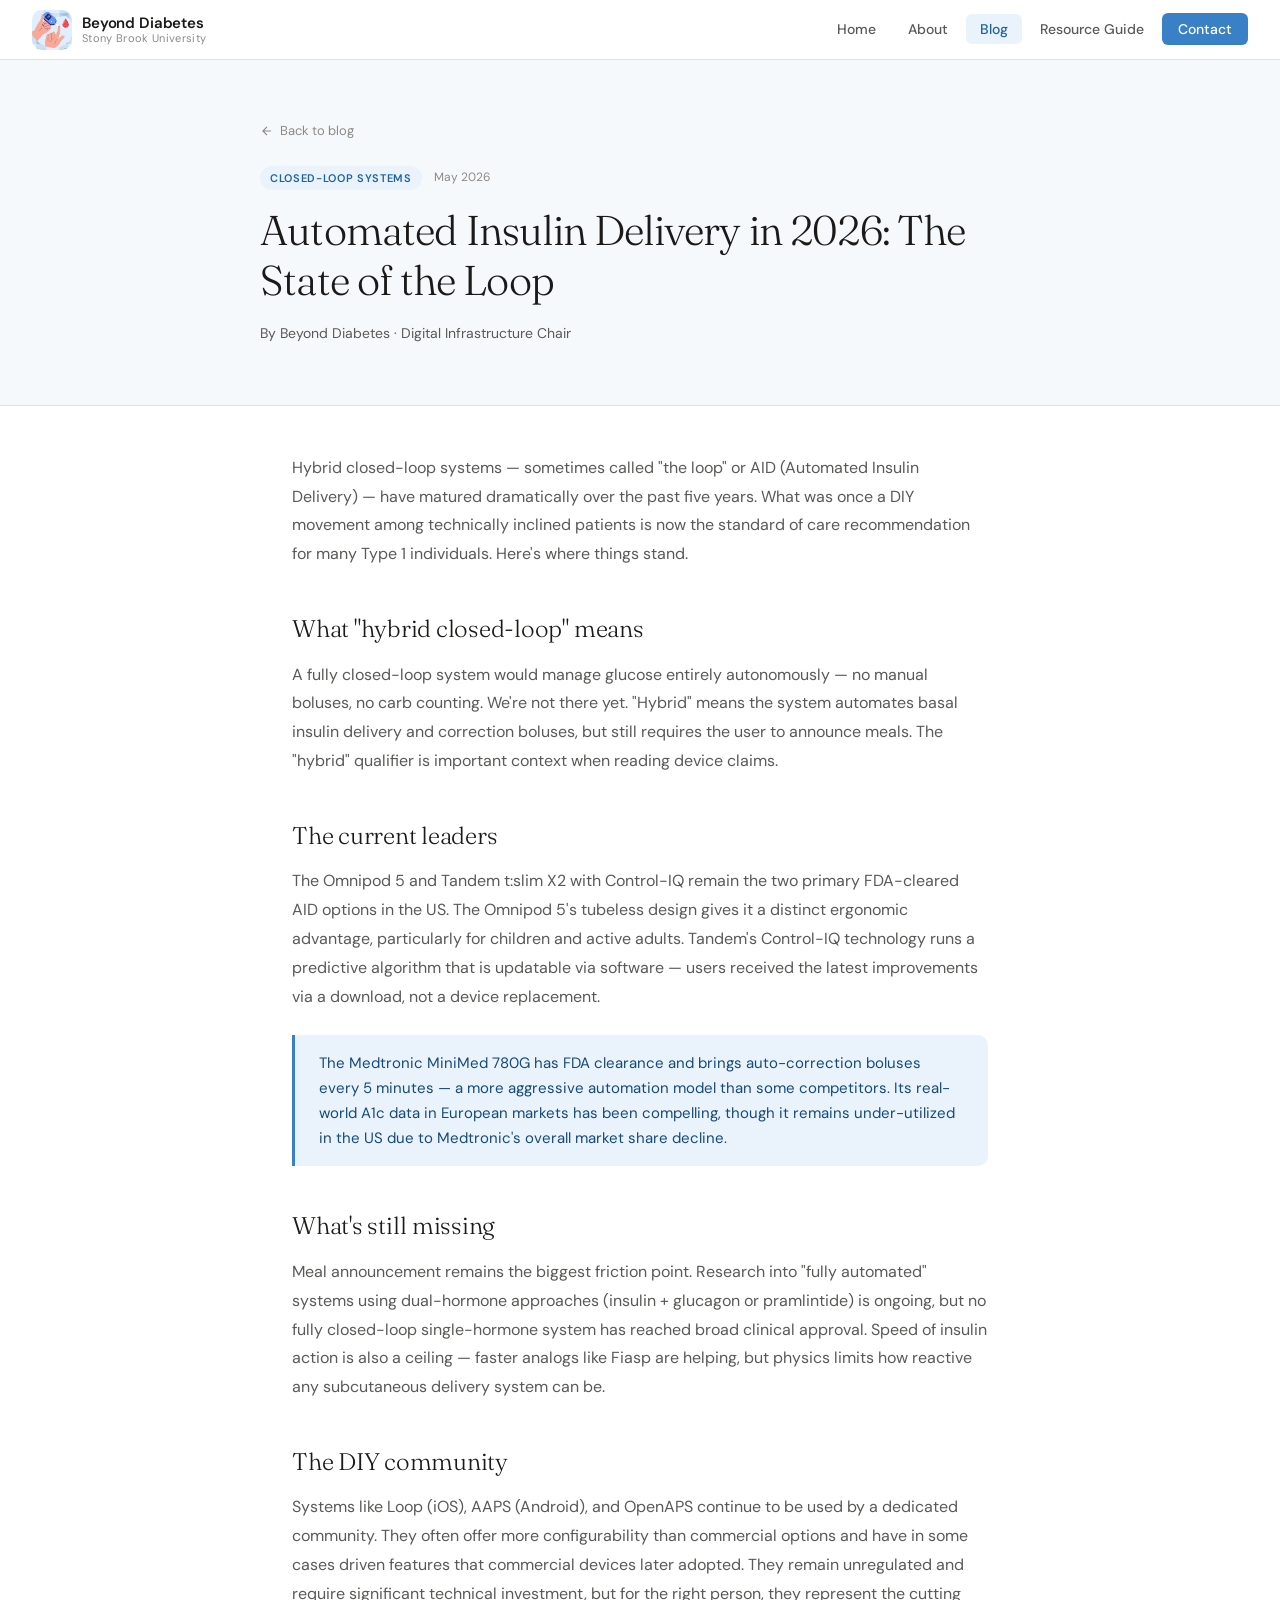
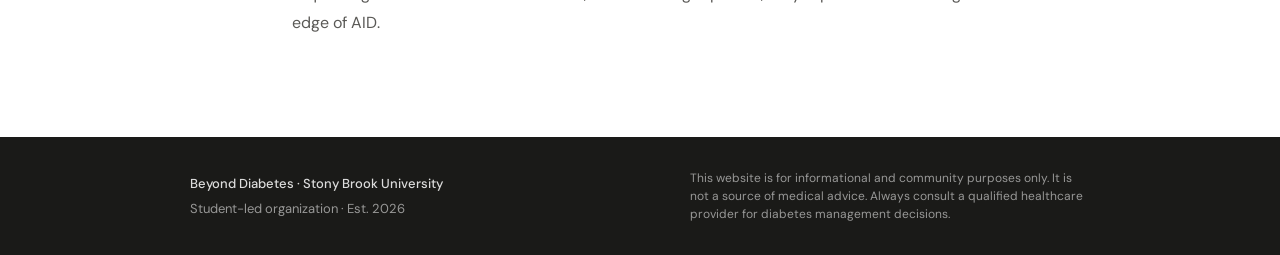
<file: posts/automated-insulin-delivery.html>
<!DOCTYPE html>
<html lang="en">
<head>
<meta charset="UTF-8">
<meta name="viewport" content="width=device-width, initial-scale=1.0">
<title>Automated Insulin Delivery in 2026: The State of the Loop | Beyond Diabetes</title>
<link rel="icon" type="image/jpg" href="../imagesBD/logo.jpg">
<meta name="description" content="From Omnipod 5 to Tandem Control-IQ — how hybrid closed-loop systems have matured and what's still missing for full autonomy.">
<link rel="preconnect" href="https://fonts.googleapis.com">
<link rel="preconnect" href="https://fonts.gstatic.com" crossorigin>
<link href="https://fonts.googleapis.com/css2?family=DM+Sans:ital,opsz,wght@0,9..40,300;0,9..40,400;0,9..40,500;0,9..40,600;1,9..40,300&family=Fraunces:ital,opsz,wght@0,9..144,300;0,9..144,400;1,9..144,300&display=swap" rel="stylesheet">
<link rel="stylesheet" href="../style.css">
</head>
<body>

<nav>
  <a class="nav-brand" href="../index.html">
  <div class="nav-logo">
    <img src="../imagesBD/logo.jpg" alt="Beyond Diabetes logo" width="40" height="40">
  </div>
    <div class="nav-name">
      Beyond Diabetes
      <span>Stony Brook University</span>
    </div>
  </a>
  <button class="nav-toggle" type="button" aria-label="Toggle menu" aria-expanded="false">
    <svg viewBox="0 0 24 24"><path d="M3 6h18M3 12h18M3 18h18"/></svg>
  </button>
  <ul class="nav-links">
    <li><a href="../index.html">Home</a></li>
    <li><a href="../about.html">About</a></li>
    <li><a href="../blog.html" class="active">Blog</a></li>
    <li><a href="../resources.html">Resource Guide</a></li>
    <li><a href="../contact.html" class="nav-cta">Contact</a></li>
  </ul>
</nav>

<header class="post-header">
  <div class="post-header-inner">
    <a class="post-back" href="../blog.html">
      <svg viewBox="0 0 24 24"><path d="M19 12H5M12 5l-7 7 7 7"/></svg>
      Back to blog
    </a>
    <div class="post-meta">
      <span class="blog-tag">Closed-Loop Systems</span>
      <span class="post-date">May 2026</span>
    </div>
    <h1 class="post-title">Automated Insulin Delivery in 2026: The State of the Loop</h1>
    <div class="post-author">By Beyond Diabetes · Digital Infrastructure Chair</div>
  </div>
</header>

<article class="post-body">
    <p>Hybrid closed-loop systems — sometimes called "the loop" or AID (Automated Insulin Delivery) — have matured dramatically over the past five years. What was once a DIY movement among technically inclined patients is now the standard of care recommendation for many Type 1 individuals. Here's where things stand.</p>
    <h2>What "hybrid closed-loop" means</h2>
    <p>A fully closed-loop system would manage glucose entirely autonomously — no manual boluses, no carb counting. We're not there yet. "Hybrid" means the system automates basal insulin delivery and correction boluses, but still requires the user to announce meals. The "hybrid" qualifier is important context when reading device claims.</p>
    <h2>The current leaders</h2>
    <p>The Omnipod 5 and Tandem t:slim X2 with Control-IQ remain the two primary FDA-cleared AID options in the US. The Omnipod 5's tubeless design gives it a distinct ergonomic advantage, particularly for children and active adults. Tandem's Control-IQ technology runs a predictive algorithm that is updatable via software — users received the latest improvements via a download, not a device replacement.</p>
    <div class="post-callout">The Medtronic MiniMed 780G has FDA clearance and brings auto-correction boluses every 5 minutes — a more aggressive automation model than some competitors. Its real-world A1c data in European markets has been compelling, though it remains under-utilized in the US due to Medtronic's overall market share decline.</div>
    <h2>What's still missing</h2>
    <p>Meal announcement remains the biggest friction point. Research into "fully automated" systems using dual-hormone approaches (insulin + glucagon or pramlintide) is ongoing, but no fully closed-loop single-hormone system has reached broad clinical approval. Speed of insulin action is also a ceiling — faster analogs like Fiasp are helping, but physics limits how reactive any subcutaneous delivery system can be.</p>
    <h2>The DIY community</h2>
    <p>Systems like Loop (iOS), AAPS (Android), and OpenAPS continue to be used by a dedicated community. They often offer more configurability than commercial options and have in some cases driven features that commercial devices later adopted. They remain unregulated and require significant technical investment, but for the right person, they represent the cutting edge of AID.</p>
</article>

<footer>
  <div class="footer-inner">
    <div>
      <div class="footer-brand">Beyond Diabetes · Stony Brook University</div>
      <div class="footer-sub">Student-led organization · Est. 2026</div>
    </div>
    <div class="footer-disclaimer">This website is for informational and community purposes only. It is not a source of medical advice. Always consult a qualified healthcare provider for diabetes management decisions.</div>
  </div>
</footer>

<script src="../script.js"></script>
</body>
</html>
</file>
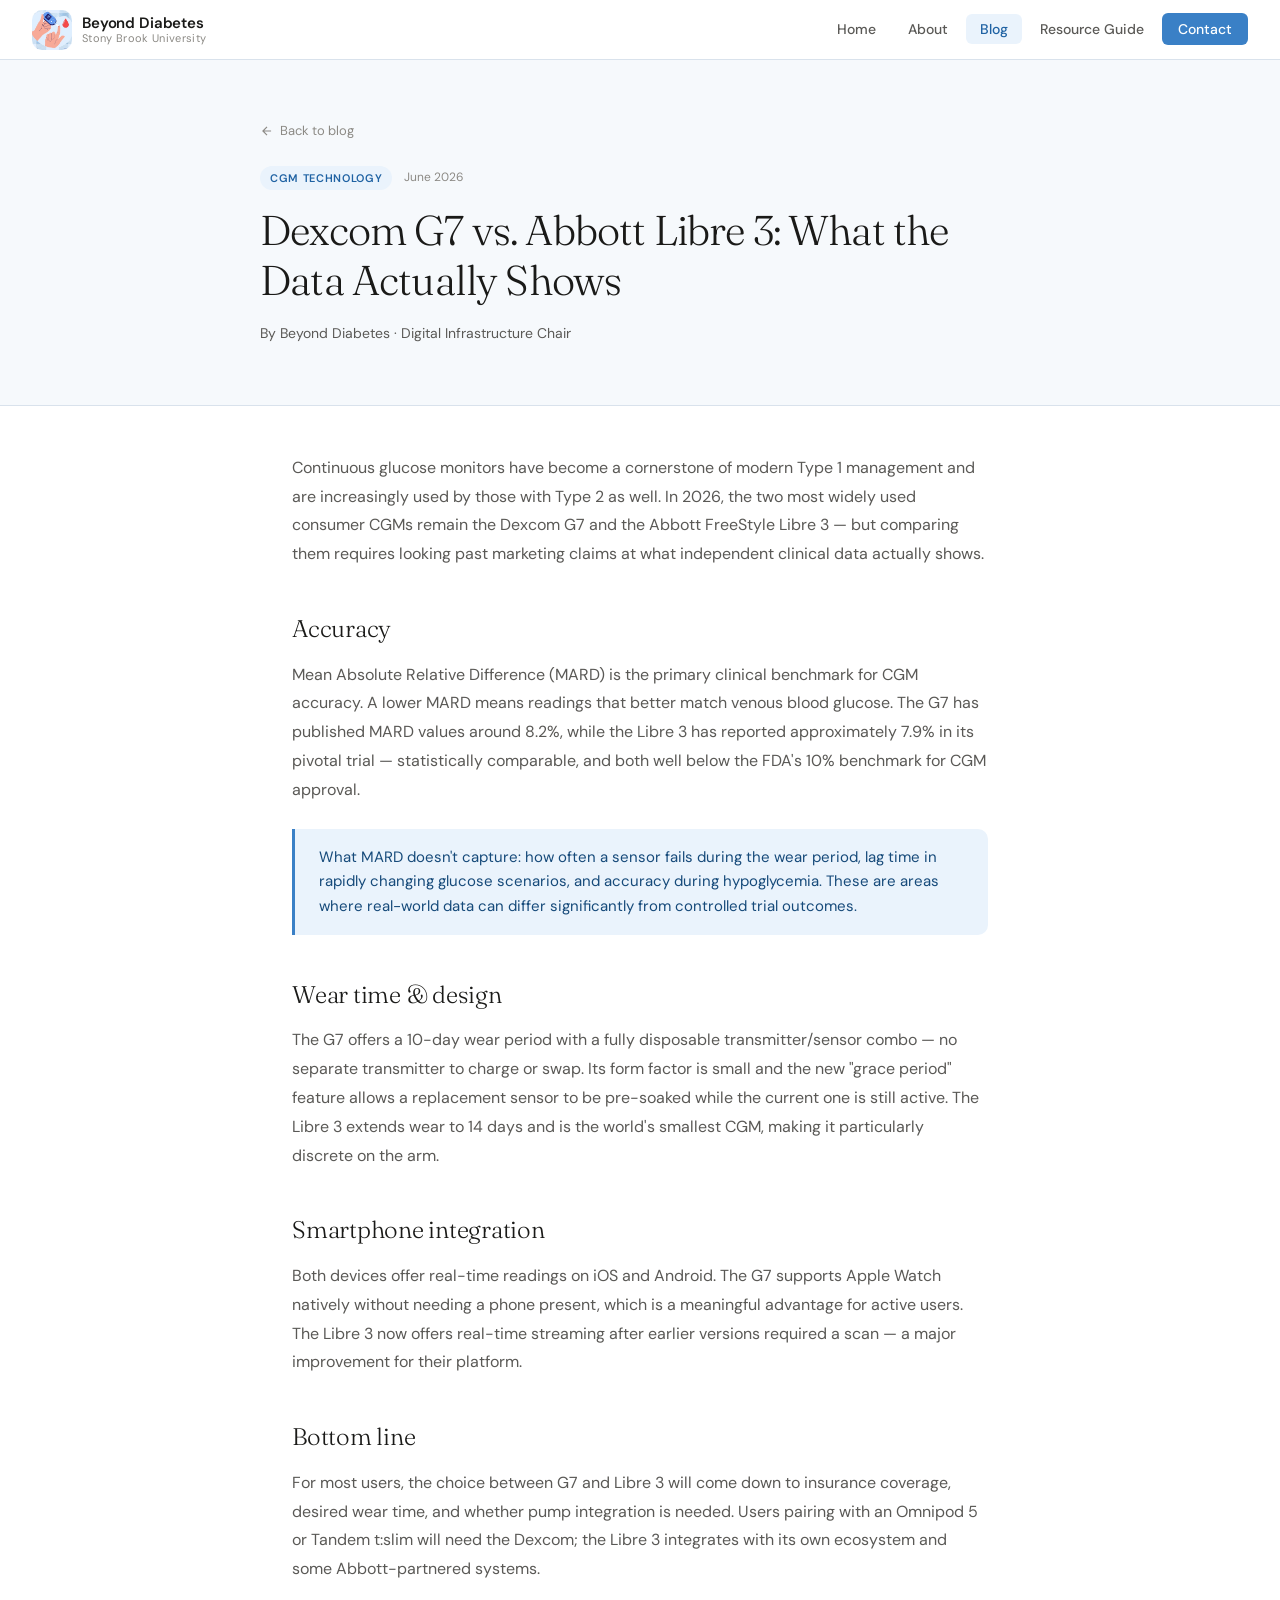
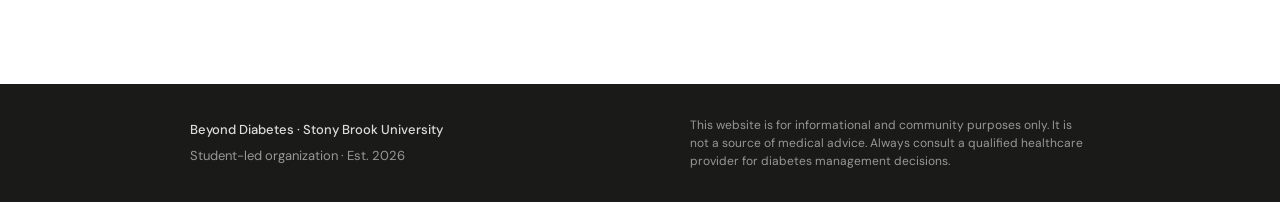
<file: posts/dexcom-vs-libre.html>
<!DOCTYPE html>
<html lang="en">
<head>
<meta charset="UTF-8">
<meta name="viewport" content="width=device-width, initial-scale=1.0">
<title>Dexcom G7 vs. Abbott Libre 3: What the Data Actually Shows | Beyond Diabetes</title>
<link rel="icon" type="image/jpg" href="../imagesBD/logo.jpg">
<meta name="description" content="A head-to-head comparison of accuracy, wear time, and smartphone integration between the two leading continuous glucose monitors in 2026.">
<link rel="preconnect" href="https://fonts.googleapis.com">
<link rel="preconnect" href="https://fonts.gstatic.com" crossorigin>
<link href="https://fonts.googleapis.com/css2?family=DM+Sans:ital,opsz,wght@0,9..40,300;0,9..40,400;0,9..40,500;0,9..40,600;1,9..40,300&family=Fraunces:ital,opsz,wght@0,9..144,300;0,9..144,400;1,9..144,300&display=swap" rel="stylesheet">
<link rel="stylesheet" href="../style.css">
</head>
<body>

<nav>
  <a class="nav-brand" href="../index.html">
    <div class="nav-logo">
      <img src="../imagesBD/logo.jpg" alt="Beyond Diabetes logo" width="40" height="40">    
    </div>
    <div class="nav-name">
      Beyond Diabetes
      <span>Stony Brook University</span>
    </div>
  </a>
  <button class="nav-toggle" type="button" aria-label="Toggle menu" aria-expanded="false">
    <svg viewBox="0 0 24 24"><path d="M3 6h18M3 12h18M3 18h18"/></svg>
  </button>
  <ul class="nav-links">
    <li><a href="../index.html">Home</a></li>
    <li><a href="../about.html">About</a></li>
    <li><a href="../blog.html" class="active">Blog</a></li>
    <li><a href="../resources.html">Resource Guide</a></li>
    <li><a href="../contact.html" class="nav-cta">Contact</a></li>
  </ul>
</nav>

<header class="post-header">
  <div class="post-header-inner">
    <a class="post-back" href="../blog.html">
      <svg viewBox="0 0 24 24"><path d="M19 12H5M12 5l-7 7 7 7"/></svg>
      Back to blog
    </a>
    <div class="post-meta">
      <span class="blog-tag">CGM Technology</span>
      <span class="post-date">June 2026</span>
    </div>
    <h1 class="post-title">Dexcom G7 vs. Abbott Libre 3: What the Data Actually Shows</h1>
    <div class="post-author">By Beyond Diabetes · Digital Infrastructure Chair</div>
  </div>
</header>

<article class="post-body">
    <p>Continuous glucose monitors have become a cornerstone of modern Type 1 management and are increasingly used by those with Type 2 as well. In 2026, the two most widely used consumer CGMs remain the Dexcom G7 and the Abbott FreeStyle Libre 3 — but comparing them requires looking past marketing claims at what independent clinical data actually shows.</p>
    <h2>Accuracy</h2>
    <p>Mean Absolute Relative Difference (MARD) is the primary clinical benchmark for CGM accuracy. A lower MARD means readings that better match venous blood glucose. The G7 has published MARD values around 8.2%, while the Libre 3 has reported approximately 7.9% in its pivotal trial — statistically comparable, and both well below the FDA's 10% benchmark for CGM approval.</p>
    <div class="post-callout">What MARD doesn't capture: how often a sensor fails during the wear period, lag time in rapidly changing glucose scenarios, and accuracy during hypoglycemia. These are areas where real-world data can differ significantly from controlled trial outcomes.</div>
    <h2>Wear time &amp; design</h2>
    <p>The G7 offers a 10-day wear period with a fully disposable transmitter/sensor combo — no separate transmitter to charge or swap. Its form factor is small and the new "grace period" feature allows a replacement sensor to be pre-soaked while the current one is still active. The Libre 3 extends wear to 14 days and is the world's smallest CGM, making it particularly discrete on the arm.</p>
    <h2>Smartphone integration</h2>
    <p>Both devices offer real-time readings on iOS and Android. The G7 supports Apple Watch natively without needing a phone present, which is a meaningful advantage for active users. The Libre 3 now offers real-time streaming after earlier versions required a scan — a major improvement for their platform.</p>
    <h2>Bottom line</h2>
    <p>For most users, the choice between G7 and Libre 3 will come down to insurance coverage, desired wear time, and whether pump integration is needed. Users pairing with an Omnipod 5 or Tandem t:slim will need the Dexcom; the Libre 3 integrates with its own ecosystem and some Abbott-partnered systems.</p>
</article>

<footer>
  <div class="footer-inner">
    <div>
      <div class="footer-brand">Beyond Diabetes · Stony Brook University</div>
      <div class="footer-sub">Student-led organization · Est. 2026</div>
    </div>
    <div class="footer-disclaimer">This website is for informational and community purposes only. It is not a source of medical advice. Always consult a qualified healthcare provider for diabetes management decisions.</div>
  </div>
</footer>

<script src="../script.js"></script>
</body>
</html>
</file>
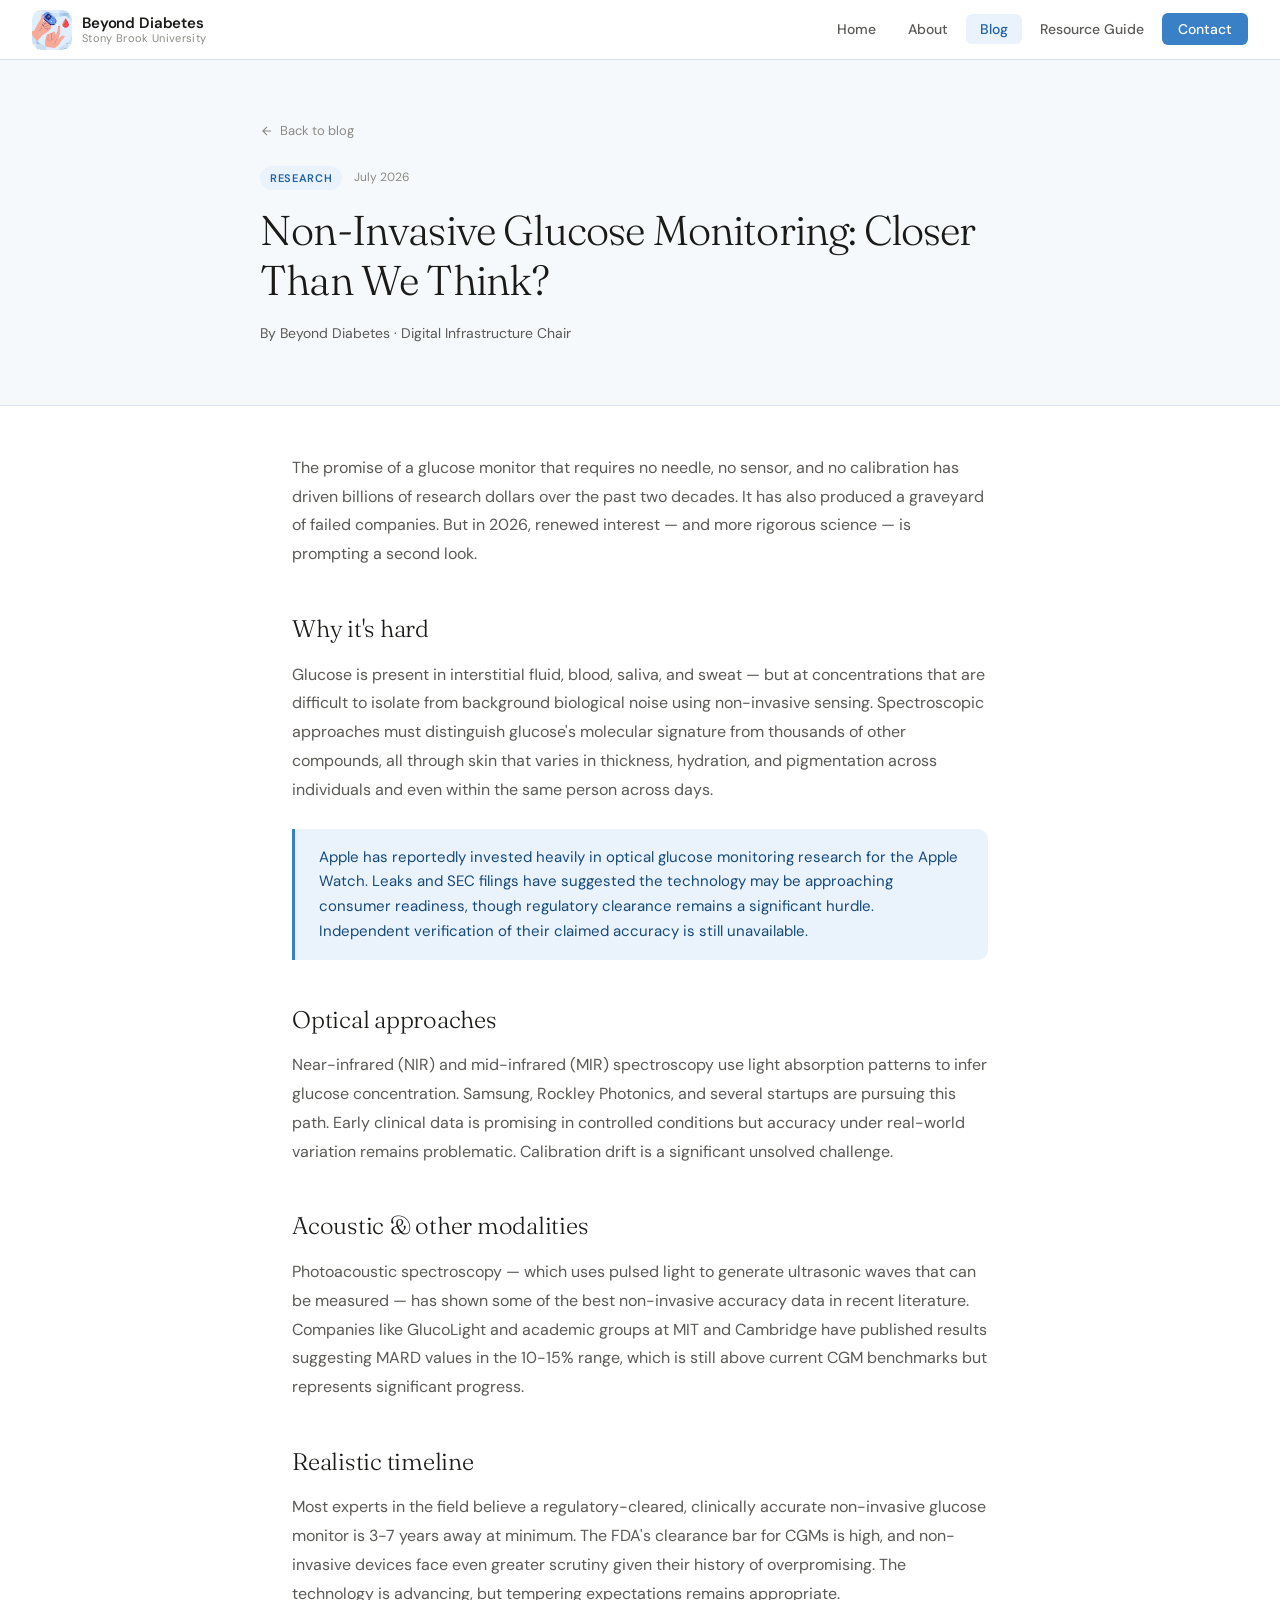
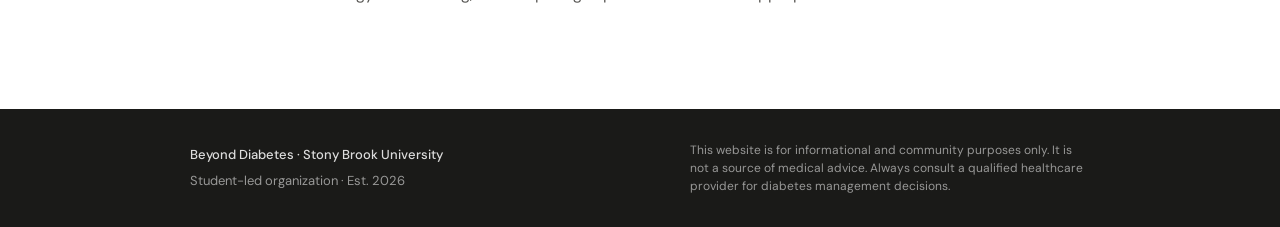
<file: posts/non-invasive-glucose-monitoring.html>
<!DOCTYPE html>
<html lang="en">
<head>
<meta charset="UTF-8">
<meta name="viewport" content="width=device-width, initial-scale=1.0">
<title>Non-Invasive Glucose Monitoring: Closer Than We Think? | Beyond Diabetes</title>
<link rel="icon" type="image/jpg" href="../imagesBD/logo.jpg">
<meta name="description" content="Optical, acoustic, and biosensor approaches to glucose detection without needle sticks — reviewing where the science actually stands today.">
<link rel="preconnect" href="https://fonts.googleapis.com">
<link rel="preconnect" href="https://fonts.gstatic.com" crossorigin>
<link href="https://fonts.googleapis.com/css2?family=DM+Sans:ital,opsz,wght@0,9..40,300;0,9..40,400;0,9..40,500;0,9..40,600;1,9..40,300&family=Fraunces:ital,opsz,wght@0,9..144,300;0,9..144,400;1,9..144,300&display=swap" rel="stylesheet">
<link rel="stylesheet" href="../style.css">
</head>
<body>

<nav>
  <a class="nav-brand" href="../index.html">
    <div class="nav-logo">
      <img src="../imagesBD/logo.jpg" alt="Beyond Diabetes logo" width="40" height="40">
    </div>
    <div class="nav-name">
      Beyond Diabetes
      <span>Stony Brook University</span>
    </div>
  </a>
  <button class="nav-toggle" type="button" aria-label="Toggle menu" aria-expanded="false">
    <svg viewBox="0 0 24 24"><path d="M3 6h18M3 12h18M3 18h18"/></svg>
  </button>
  <ul class="nav-links">
    <li><a href="../index.html">Home</a></li>
    <li><a href="../about.html">About</a></li>
    <li><a href="../blog.html" class="active">Blog</a></li>
    <li><a href="../resources.html">Resource Guide</a></li>
    <li><a href="../contact.html" class="nav-cta">Contact</a></li>
  </ul>
</nav>

<header class="post-header">
  <div class="post-header-inner">
    <a class="post-back" href="../blog.html">
      <svg viewBox="0 0 24 24"><path d="M19 12H5M12 5l-7 7 7 7"/></svg>
      Back to blog
    </a>
    <div class="post-meta">
      <span class="blog-tag">Research</span>
      <span class="post-date">July 2026</span>
    </div>
    <h1 class="post-title">Non-Invasive Glucose Monitoring: Closer Than We Think?</h1>
    <div class="post-author">By Beyond Diabetes · Digital Infrastructure Chair</div>
  </div>
</header>

<article class="post-body">
    <p>The promise of a glucose monitor that requires no needle, no sensor, and no calibration has driven billions of research dollars over the past two decades. It has also produced a graveyard of failed companies. But in 2026, renewed interest — and more rigorous science — is prompting a second look.</p>
    <h2>Why it's hard</h2>
    <p>Glucose is present in interstitial fluid, blood, saliva, and sweat — but at concentrations that are difficult to isolate from background biological noise using non-invasive sensing. Spectroscopic approaches must distinguish glucose's molecular signature from thousands of other compounds, all through skin that varies in thickness, hydration, and pigmentation across individuals and even within the same person across days.</p>
    <div class="post-callout">Apple has reportedly invested heavily in optical glucose monitoring research for the Apple Watch. Leaks and SEC filings have suggested the technology may be approaching consumer readiness, though regulatory clearance remains a significant hurdle. Independent verification of their claimed accuracy is still unavailable.</div>
    <h2>Optical approaches</h2>
    <p>Near-infrared (NIR) and mid-infrared (MIR) spectroscopy use light absorption patterns to infer glucose concentration. Samsung, Rockley Photonics, and several startups are pursuing this path. Early clinical data is promising in controlled conditions but accuracy under real-world variation remains problematic. Calibration drift is a significant unsolved challenge.</p>
    <h2>Acoustic &amp; other modalities</h2>
    <p>Photoacoustic spectroscopy — which uses pulsed light to generate ultrasonic waves that can be measured — has shown some of the best non-invasive accuracy data in recent literature. Companies like GlucoLight and academic groups at MIT and Cambridge have published results suggesting MARD values in the 10-15% range, which is still above current CGM benchmarks but represents significant progress.</p>
    <h2>Realistic timeline</h2>
    <p>Most experts in the field believe a regulatory-cleared, clinically accurate non-invasive glucose monitor is 3-7 years away at minimum. The FDA's clearance bar for CGMs is high, and non-invasive devices face even greater scrutiny given their history of overpromising. The technology is advancing, but tempering expectations remains appropriate.</p>
</article>

<footer>
  <div class="footer-inner">
    <div>
      <div class="footer-brand">Beyond Diabetes · Stony Brook University</div>
      <div class="footer-sub">Student-led organization · Est. 2026</div>
    </div>
    <div class="footer-disclaimer">This website is for informational and community purposes only. It is not a source of medical advice. Always consult a qualified healthcare provider for diabetes management decisions.</div>
  </div>
</footer>

<script src="../script.js"></script>
</body>
</html>
</file>
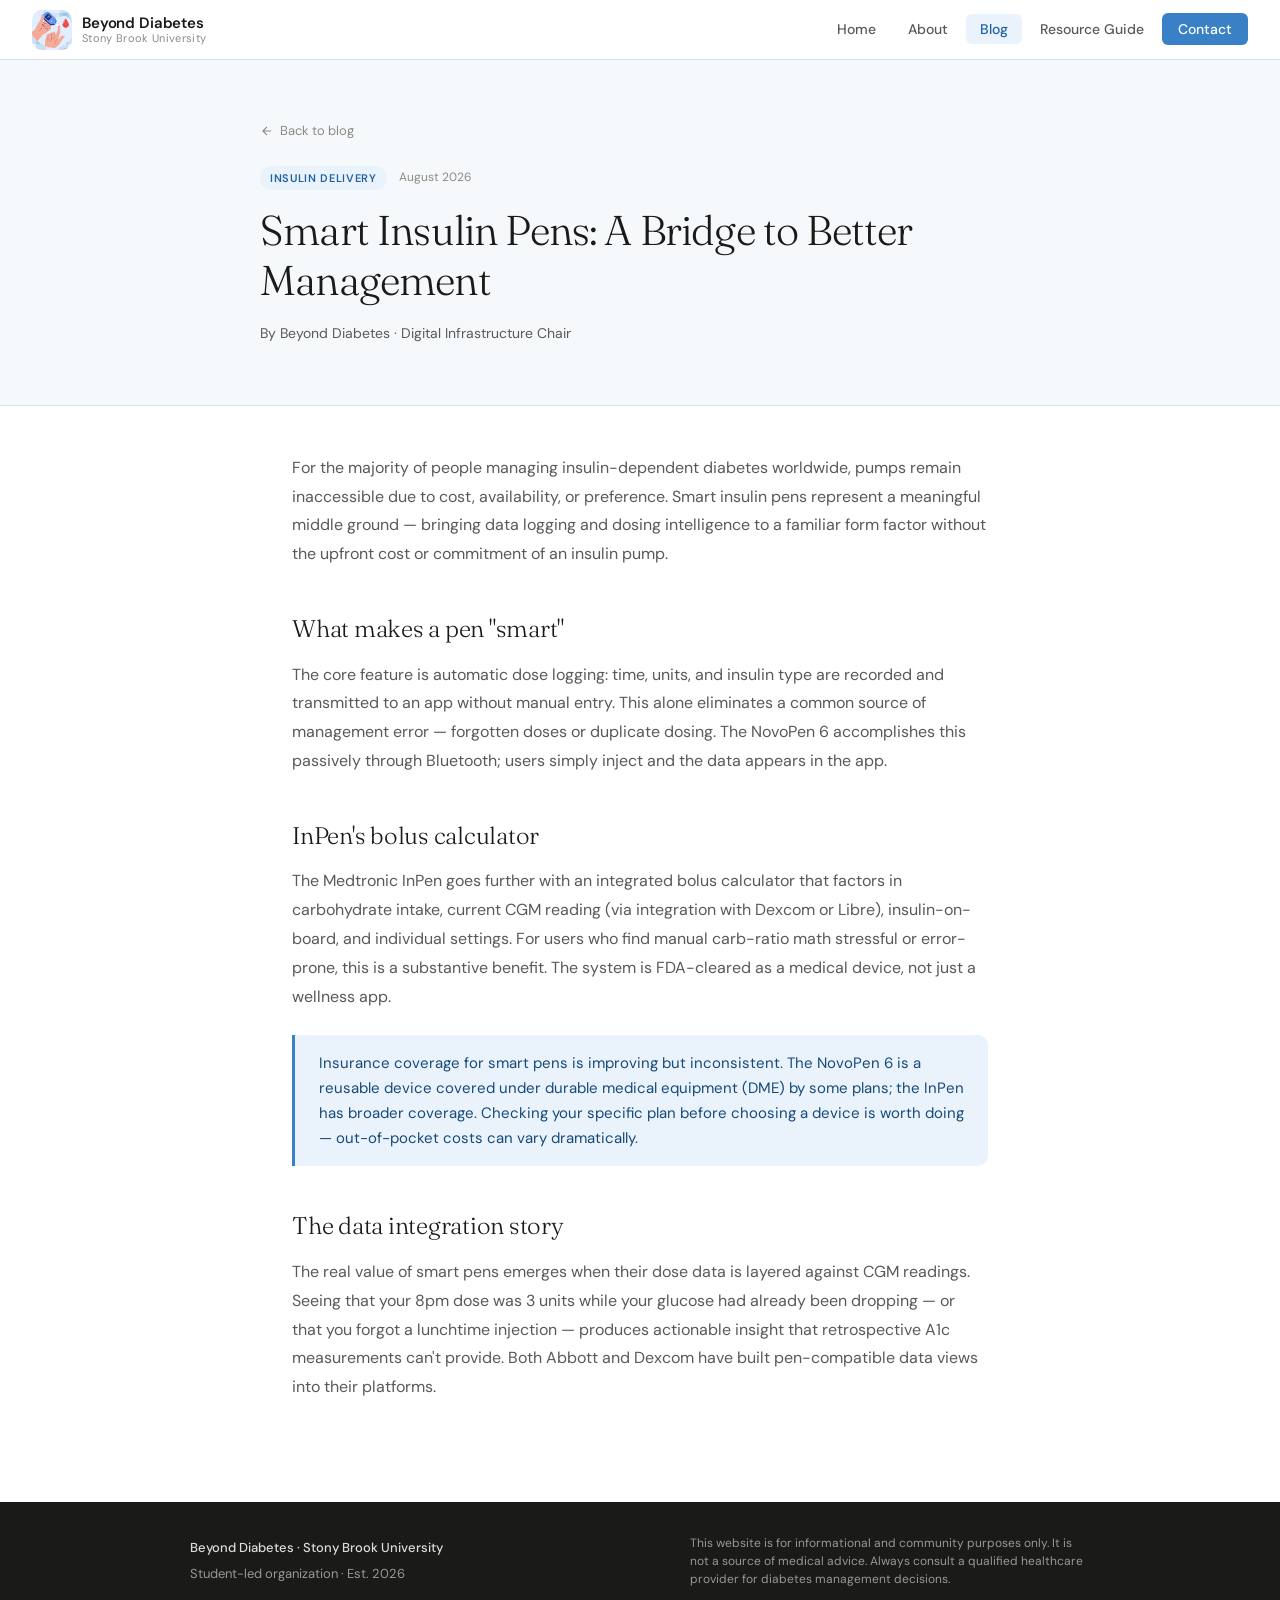
<file: posts/smart-insulin-pens.html>
<!DOCTYPE html>
<html lang="en">
<head>
<meta charset="UTF-8">
<meta name="viewport" content="width=device-width, initial-scale=1.0">
<title>Smart Insulin Pens: A Bridge to Better Management | Beyond Diabetes</title>
<link rel="icon" type="image/jpg" href="../imagesBD/logo.jpg">
<meta name="description" content="Connected pens from NovoPen and InPen are bringing data-driven dosing to people not on pumps. We explore whether the promise matches reality.">
<link rel="preconnect" href="https://fonts.googleapis.com">
<link rel="preconnect" href="https://fonts.gstatic.com" crossorigin>
<link href="https://fonts.googleapis.com/css2?family=DM+Sans:ital,opsz,wght@0,9..40,300;0,9..40,400;0,9..40,500;0,9..40,600;1,9..40,300&family=Fraunces:ital,opsz,wght@0,9..144,300;0,9..144,400;1,9..144,300&display=swap" rel="stylesheet">
<link rel="stylesheet" href="../style.css">
</head>
<body>

<nav>
  <a class="nav-brand" href="../index.html">
    <div class="nav-logo">
      <img src="../imagesBD/logo.jpg" alt="Beyond Diabetes logo" width="40" height="40">    
    </div>
    <div class="nav-name">
      Beyond Diabetes
      <span>Stony Brook University</span>
    </div>
  </a>
  <button class="nav-toggle" type="button" aria-label="Toggle menu" aria-expanded="false">
    <svg viewBox="0 0 24 24"><path d="M3 6h18M3 12h18M3 18h18"/></svg>
  </button>
  <ul class="nav-links">
    <li><a href="../index.html">Home</a></li>
    <li><a href="../about.html">About</a></li>
    <li><a href="../blog.html" class="active">Blog</a></li>
    <li><a href="../resources.html">Resource Guide</a></li>
    <li><a href="../contact.html" class="nav-cta">Contact</a></li>
  </ul>
</nav>

<header class="post-header">
  <div class="post-header-inner">
    <a class="post-back" href="../blog.html">
      <svg viewBox="0 0 24 24"><path d="M19 12H5M12 5l-7 7 7 7"/></svg>
      Back to blog
    </a>
    <div class="post-meta">
      <span class="blog-tag">Insulin Delivery</span>
      <span class="post-date">August 2026</span>
    </div>
    <h1 class="post-title">Smart Insulin Pens: A Bridge to Better Management</h1>
    <div class="post-author">By Beyond Diabetes · Digital Infrastructure Chair</div>
  </div>
</header>

<article class="post-body">
    <p>For the majority of people managing insulin-dependent diabetes worldwide, pumps remain inaccessible due to cost, availability, or preference. Smart insulin pens represent a meaningful middle ground — bringing data logging and dosing intelligence to a familiar form factor without the upfront cost or commitment of an insulin pump.</p>
    <h2>What makes a pen "smart"</h2>
    <p>The core feature is automatic dose logging: time, units, and insulin type are recorded and transmitted to an app without manual entry. This alone eliminates a common source of management error — forgotten doses or duplicate dosing. The NovoPen 6 accomplishes this passively through Bluetooth; users simply inject and the data appears in the app.</p>
    <h2>InPen's bolus calculator</h2>
    <p>The Medtronic InPen goes further with an integrated bolus calculator that factors in carbohydrate intake, current CGM reading (via integration with Dexcom or Libre), insulin-on-board, and individual settings. For users who find manual carb-ratio math stressful or error-prone, this is a substantive benefit. The system is FDA-cleared as a medical device, not just a wellness app.</p>
    <div class="post-callout">Insurance coverage for smart pens is improving but inconsistent. The NovoPen 6 is a reusable device covered under durable medical equipment (DME) by some plans; the InPen has broader coverage. Checking your specific plan before choosing a device is worth doing — out-of-pocket costs can vary dramatically.</div>
    <h2>The data integration story</h2>
    <p>The real value of smart pens emerges when their dose data is layered against CGM readings. Seeing that your 8pm dose was 3 units while your glucose had already been dropping — or that you forgot a lunchtime injection — produces actionable insight that retrospective A1c measurements can't provide. Both Abbott and Dexcom have built pen-compatible data views into their platforms.</p>
</article>

<footer>
  <div class="footer-inner">
    <div>
      <div class="footer-brand">Beyond Diabetes · Stony Brook University</div>
      <div class="footer-sub">Student-led organization · Est. 2026</div>
    </div>
    <div class="footer-disclaimer">This website is for informational and community purposes only. It is not a source of medical advice. Always consult a qualified healthcare provider for diabetes management decisions.</div>
  </div>
</footer>

<script src="../script.js"></script>
</body>
</html>
</file>
<file: style.css>
/* ==========================================================
   Beyond Diabetes at Stony Brook University — shared styles
   Linked from every page. Colors live in :root below.
   ========================================================== */

*, *::before, *::after { box-sizing: border-box; margin: 0; padding: 0; }

:root {
   --teal-50:  #EAF3FC;   /* very light blue: backgrounds, tags, hero circle */
   --teal-100: #C7DFF5;   /* light blue borders */
   --teal-200: #9CC6EC;   /* hover borders */
   --teal-400: #3A80C6;   /* main accent: buttons, Contact link */
   --teal-600: #1F62A3;   /* blue text and button hover */
   --teal-800: #164A7A;   /* dark blue text on light boxes */
   --teal-900: #0E3257;

   --sand-50:  #F6F9FC;
   --sand-100: #EDF2F7;
   --sand-200: #D9E2EC;
   --sand-400: #A3B1C2;
   --sand-700: #5E6B7B;

  --text-primary: #1A1A18;
  --text-secondary: #5A5956;
  --text-muted: #8C8A85;

  --white: #FFFFFF;
  --radius: 10px;
  --radius-lg: 16px;
}

html { scroll-behavior: smooth; }

body {
  font-family: 'DM Sans', sans-serif;
  font-size: 16px;
  line-height: 1.65;
  color: var(--text-primary);
  background: var(--white);
  -webkit-font-smoothing: antialiased;
}

/* ---------- NAV ---------- */
nav {
  position: sticky;
  top: 0;
  z-index: 100;
  background: rgba(255,255,255,0.96);
  backdrop-filter: blur(8px);
  border-bottom: 1px solid var(--sand-200);
  padding: 0 2rem;
  display: flex;
  align-items: center;
  justify-content: space-between;
  height: 60px;
}

.nav-brand {
  display: flex;
  align-items: center;
  gap: 10px;
  text-decoration: none;
  color: var(--text-primary);
}

.nav-logo {
  width: 40px;
  height: 40px;
  border-radius: 10px;
  overflow: hidden;
  flex-shrink: 0;
}

.nav-logo img { display: block; width: 100%; height: 100%; object-fit: cover; }

.nav-name {
  font-size: 15px;
  font-weight: 600;
  letter-spacing: -0.01em;
  line-height: 1.2;
}

.nav-name span {
  display: block;
  font-size: 11px;
  font-weight: 400;
  color: var(--text-muted);
  letter-spacing: 0.03em;
}

.nav-links {
  display: flex;
  align-items: center;
  gap: 0.25rem;
  list-style: none;
}

.nav-links a {
  text-decoration: none;
  color: var(--text-secondary);
  font-size: 14px;
  font-weight: 500;
  padding: 6px 14px;
  border-radius: 6px;
  transition: all 0.15s;
}

.nav-links a:hover { background: var(--sand-100); color: var(--text-primary); }
.nav-links a.active { color: var(--teal-600); background: var(--teal-50); }

.nav-cta {
  background: var(--teal-400) !important;
  color: white !important;
  padding: 7px 16px !important;
}
.nav-cta:hover { background: var(--teal-600) !important; }

/* Mobile menu button (hidden on desktop, shown in the media query below) */
.nav-toggle {
  display: none;
  align-items: center;
  justify-content: center;
  width: 40px;
  height: 40px;
  background: none;
  border: 1px solid var(--sand-200);
  border-radius: 8px;
  cursor: pointer;
}
.nav-toggle svg {
  width: 20px; height: 20px;
  stroke: var(--text-primary); fill: none; stroke-width: 2; stroke-linecap: round;
}

/* ---------- HERO ---------- */
.hero {
  background: var(--sand-50);
  padding: 80px 2rem 100px;
  border-bottom: 1px solid var(--sand-200);
  position: relative;
  overflow: hidden;
}

.hero.hero-small { padding: 60px 2rem 72px; }

.hero::before {
  content: '';
  position: absolute;
  top: -60px; right: -60px;
  width: 400px; height: 400px;
  background: var(--teal-50);
  border-radius: 50%;
  opacity: 0.6;
}

.hero-inner {
  max-width: 760px;
  margin: 0 auto;
  position: relative;
}

.hero-eyebrow {
  font-size: 12px;
  font-weight: 600;
  letter-spacing: 0.12em;
  text-transform: uppercase;
  color: var(--teal-600);
  margin-bottom: 1.25rem;
  display: flex;
  align-items: center;
  gap: 8px;
}

.hero-eyebrow::before {
  content: '';
  display: inline-block;
  width: 20px; height: 2px;
  background: var(--teal-400);
}

.hero h1 {
  font-family: 'Fraunces', serif;
  font-size: clamp(2.2rem, 5vw, 3.4rem);
  font-weight: 300;
  line-height: 1.15;
  letter-spacing: -0.02em;
  color: var(--text-primary);
  margin-bottom: 1.5rem;
}

.hero h1 em {
  font-style: italic;
  color: var(--teal-600);
}

.hero-desc {
  font-size: 17px;
  color: var(--text-secondary);
  max-width: 560px;
  line-height: 1.7;
  margin-bottom: 2.5rem;
}

.hero-actions {
  display: flex;
  gap: 12px;
  flex-wrap: wrap;
}

/* ---------- BUTTONS ---------- */
.btn {
  display: inline-flex;
  align-items: center;
  gap: 8px;
  padding: 11px 24px;
  border-radius: var(--radius);
  font-size: 14px;
  font-weight: 500;
  cursor: pointer;
  text-decoration: none;
  border: none;
  transition: all 0.15s;
  font-family: inherit;
}

.btn-primary { background: var(--teal-400); color: white; }
.btn-primary:hover { background: var(--teal-600); }

.btn-secondary {
  background: white;
  color: var(--text-primary);
  border: 1px solid var(--sand-200);
}
.btn-secondary:hover { border-color: var(--sand-400); }

/* ---------- STATS BAR ---------- */
.stats-bar {
  border-bottom: 1px solid var(--sand-200);
  padding: 1.5rem 2rem;
}

.stats-inner {
  max-width: 900px;
  margin: 0 auto;
  display: flex;
  gap: 3rem;
  align-items: center;
  flex-wrap: wrap;
}

.stat-num {
  font-family: 'Fraunces', serif;
  font-size: 1.6rem;
  font-weight: 400;
  color: var(--teal-600);
  line-height: 1;
  margin-bottom: 2px;
}
.stat-label { font-size: 12px; color: var(--text-muted); letter-spacing: 0.02em; }

.stats-divider { width: 1px; height: 40px; background: var(--sand-200); }

/* ---------- SECTIONS ---------- */
section { padding: 72px 2rem; }
.section-inner { max-width: 900px; margin: 0 auto; }

.section-alt {
  background: var(--sand-50);
  border-top: 1px solid var(--sand-200);
  border-bottom: 1px solid var(--sand-200);
}

.section-label {
  font-size: 11px;
  font-weight: 600;
  letter-spacing: 0.12em;
  text-transform: uppercase;
  color: var(--teal-400);
  margin-bottom: 0.75rem;
}

.section-title {
  font-family: 'Fraunces', serif;
  font-size: clamp(1.6rem, 3.5vw, 2.2rem);
  font-weight: 300;
  line-height: 1.2;
  letter-spacing: -0.02em;
  margin-bottom: 1rem;
  color: var(--text-primary);
}

.section-desc {
  font-size: 16px;
  color: var(--text-secondary);
  max-width: 560px;
  line-height: 1.7;
  margin-bottom: 3rem;
}

/* ---------- PILLARS ---------- */
.pillars-grid {
  display: grid;
  grid-template-columns: repeat(auto-fit, minmax(240px, 1fr));
  gap: 1px;
  background: var(--sand-200);
  border: 1px solid var(--sand-200);
  border-radius: var(--radius-lg);
  overflow: hidden;
}

.pillar-card { background: white; padding: 2rem; }

.pillar-icon {
  width: 40px; height: 40px;
  background: var(--teal-50);
  border-radius: 10px;
  display: flex; align-items: center; justify-content: center;
  margin-bottom: 1.25rem;
}

.pillar-icon svg { width: 20px; height: 20px; stroke: var(--teal-600); fill: none; stroke-width: 1.8; stroke-linecap: round; stroke-linejoin: round; }

.pillar-title { font-weight: 600; font-size: 15px; margin-bottom: 0.5rem; }
.pillar-desc { font-size: 14px; color: var(--text-secondary); line-height: 1.6; }

/* ---------- BLOG CARDS ---------- */
.blog-grid {
  display: grid;
  grid-template-columns: repeat(auto-fit, minmax(280px, 1fr));
  gap: 1.5rem;
}

.blog-card {
  background: white;
  border: 1px solid var(--sand-200);
  border-radius: var(--radius-lg);
  overflow: hidden;
  cursor: pointer;
  transition: border-color 0.15s, box-shadow 0.15s;
  text-decoration: none;
  color: inherit;
  display: block;
}

.blog-card:hover {
  border-color: var(--teal-200);
  box-shadow: 0 4px 20px rgba(15,110,86,0.08);
}

.blog-card-header {
  background: var(--sand-50);
  padding: 1.5rem;
  border-bottom: 1px solid var(--sand-200);
  display: flex;
  align-items: flex-start;
  gap: 12px;
}

.blog-tag {
  display: inline-block;
  font-size: 11px;
  font-weight: 600;
  letter-spacing: 0.06em;
  text-transform: uppercase;
  background: var(--teal-50);
  color: var(--teal-600);
  padding: 3px 10px;
  border-radius: 20px;
}

.blog-card-body { padding: 1.5rem; }
.blog-date { font-size: 12px; color: var(--text-muted); margin-bottom: 0.5rem; }
.blog-title { font-weight: 600; font-size: 15px; line-height: 1.4; margin-bottom: 0.6rem; }
.blog-excerpt { font-size: 13px; color: var(--text-secondary); line-height: 1.6; }

.blog-read-more {
  display: inline-flex;
  align-items: center;
  gap: 4px;
  font-size: 13px;
  font-weight: 500;
  color: var(--teal-600);
  margin-top: 1rem;
  text-decoration: none;
}

.blog-read-more svg { width: 14px; height: 14px; stroke: currentColor; fill: none; stroke-width: 2; transition: transform 0.15s; }
.blog-card:hover .blog-read-more svg { transform: translateX(3px); }

/* ---------- RESOURCE GUIDE ---------- */
.guide-intro {
  background: var(--teal-50);
  border: 1px solid var(--teal-100);
  border-radius: var(--radius-lg);
  padding: 1.5rem 2rem;
  margin-bottom: 2.5rem;
  display: flex;
  align-items: flex-start;
  gap: 1rem;
}

.guide-intro-icon {
  width: 36px; height: 36px; flex-shrink: 0;
  background: var(--teal-400);
  border-radius: 8px;
  display: flex; align-items: center; justify-content: center;
}
.guide-intro-icon svg { width: 18px; height: 18px; stroke: white; fill: none; stroke-width: 2; stroke-linecap: round; stroke-linejoin: round; }

.guide-intro p { font-size: 14px; color: var(--teal-800); line-height: 1.6; }
.guide-intro strong { font-weight: 600; }

.guide-category { margin-bottom: 3rem; }

.guide-cat-header {
  display: flex;
  align-items: center;
  gap: 12px;
  margin-bottom: 1.25rem;
  padding-bottom: 0.75rem;
  border-bottom: 2px solid var(--sand-100);
}

.guide-cat-badge {
  font-size: 11px;
  font-weight: 700;
  letter-spacing: 0.1em;
  text-transform: uppercase;
  background: var(--text-primary);
  color: white;
  padding: 4px 12px;
  border-radius: 20px;
}

.guide-cat-title { font-size: 18px; font-weight: 600; }

.guide-items {
  display: grid;
  grid-template-columns: repeat(auto-fit, minmax(260px, 1fr));
  gap: 1rem;
}

.guide-item {
  border: 1px solid var(--sand-200);
  border-radius: var(--radius-lg);
  padding: 1.25rem 1.5rem;
  background: white;
  transition: border-color 0.15s, box-shadow 0.15s;
}

.guide-item:hover {
  border-color: var(--teal-200);
  box-shadow: 0 2px 12px rgba(15,110,86,0.07);
}

.guide-item-brand {
  font-size: 11px;
  font-weight: 600;
  letter-spacing: 0.08em;
  text-transform: uppercase;
  color: var(--text-muted);
  margin-bottom: 4px;
}

.guide-item-model { font-weight: 600; font-size: 15px; margin-bottom: 0.5rem; }
.guide-item-desc { font-size: 13px; color: var(--text-secondary); line-height: 1.6; margin-bottom: 1rem; }

.guide-item-link {
  display: inline-flex;
  align-items: center;
  gap: 5px;
  font-size: 13px;
  font-weight: 500;
  color: var(--teal-600);
  text-decoration: none;
  border: 1px solid var(--teal-100);
  background: var(--teal-50);
  padding: 5px 12px;
  border-radius: 6px;
  transition: background 0.15s, border-color 0.15s;
}

.guide-item-link:hover { background: var(--teal-100); border-color: var(--teal-200); }
.guide-item-link svg { width: 12px; height: 12px; stroke: currentColor; fill: none; stroke-width: 2.5; }

/* ---------- ABOUT ---------- */
.about-grid {
  display: grid;
  grid-template-columns: 1fr 1fr;
  gap: 4rem;
  align-items: start;
}

.about-text p { font-size: 15px; color: var(--text-secondary); line-height: 1.75; margin-bottom: 1.25rem; }
.about-text p:last-child { margin-bottom: 0; }

.team-card {
  display: flex;
  align-items: center;
  gap: 14px;
  padding: 1rem 1.25rem;
  border: 1px solid var(--sand-200);
  border-radius: var(--radius);
  margin-bottom: 0.75rem;
  background: white;
}

.team-avatar {
  width: 42px; height: 42px; flex-shrink: 0;
  background: var(--teal-50);
  border-radius: 50%;
  display: flex; align-items: center; justify-content: center;
  font-weight: 600; font-size: 14px;
  color: var(--teal-600);
}
.team-avatar.alt { background: var(--sand-100); color: var(--text-primary); }

.team-name { font-weight: 600; font-size: 14px; }
.team-role { font-size: 12px; color: var(--text-muted); }

.join-box {
  margin-top: 2rem;
  padding: 1.25rem 1.5rem;
  background: var(--teal-50);
  border-radius: var(--radius-lg);
  border: 1px solid var(--teal-100);
}
.join-box-title { font-weight: 600; font-size: 14px; color: var(--teal-800); margin-bottom: 0.5rem; }
.join-box p { font-size: 13px; color: var(--teal-800); line-height: 1.6; margin-bottom: 1rem; }
.join-box .btn { font-size: 13px; padding: 8px 18px; }

/* ---------- CONTACT ---------- */
.contact-section { background: var(--sand-50); border-top: 1px solid var(--sand-200); }

.contact-box { max-width: 560px; margin: 0 auto; text-align: center; }
.contact-box .section-label { margin-bottom: 1.5rem; }
.contact-box p { font-size: 16px; color: var(--text-secondary); line-height: 1.7; margin-bottom: 1.5rem; }
.contact-email { font-size: 18px; color: var(--teal-600); font-weight: 600; text-decoration: none; }

/* ---------- FOOTER ---------- */
footer {
  background: var(--text-primary);
  color: rgba(255,255,255,0.55);
  padding: 2rem;
  font-size: 13px;
}

.footer-inner {
  max-width: 900px;
  margin: 0 auto;
  display: flex;
  justify-content: space-between;
  align-items: center;
  flex-wrap: wrap;
  gap: 1rem;
}

.footer-brand { color: rgba(255,255,255,0.85); font-weight: 500; }
.footer-sub { margin-top: 4px; }
.footer-disclaimer { font-size: 12px; max-width: 400px; line-height: 1.5; }

/* ---------- BLOG POST PAGE ---------- */
.post-header {
  background: var(--sand-50);
  padding: 60px 2rem;
  border-bottom: 1px solid var(--sand-200);
}

.post-header-inner { max-width: 760px; margin: 0 auto; }

.post-back {
  display: inline-flex;
  align-items: center;
  gap: 6px;
  font-size: 13px;
  color: var(--text-muted);
  text-decoration: none;
  margin-bottom: 1.5rem;
}
.post-back:hover { color: var(--teal-600); }
.post-back svg { width: 14px; height: 14px; stroke: currentColor; fill: none; stroke-width: 2; }

.post-meta { display: flex; align-items: center; gap: 12px; margin-bottom: 1rem; flex-wrap: wrap; }
.post-date { font-size: 12px; color: var(--text-muted); }

.post-title {
  font-family: 'Fraunces', serif;
  font-size: clamp(1.8rem, 4vw, 2.6rem);
  font-weight: 300;
  line-height: 1.2;
  letter-spacing: -0.02em;
  margin-bottom: 1rem;
}

.post-author { font-size: 14px; color: var(--text-secondary); }

.post-body {
  max-width: 760px;
  margin: 0 auto;
  padding: 3rem 2rem 5rem;
}

.post-body h2 {
  font-family: 'Fraunces', serif;
  font-size: 1.5rem;
  font-weight: 300;
  margin: 2.5rem 0 0.75rem;
  letter-spacing: -0.01em;
  color: var(--text-primary);
}

.post-body p {
  font-size: 16px;
  color: var(--text-secondary);
  line-height: 1.8;
  margin-bottom: 1.25rem;
}

.post-body ul { margin: 0 0 1.25rem 1.5rem; }

.post-body li {
  font-size: 16px;
  color: var(--text-secondary);
  line-height: 1.8;
  margin-bottom: 0.4rem;
}

.post-callout {
  background: var(--teal-50);
  border-left: 3px solid var(--teal-400);
  border-radius: 0 var(--radius) var(--radius) 0;
  padding: 1rem 1.5rem;
  margin: 1.5rem 0;
  font-size: 15px;
  color: var(--teal-800);
  line-height: 1.65;
}

/* ---------- RESPONSIVE ---------- */
@media (max-width: 680px) {
  nav { padding: 0 1.25rem; }
  .nav-toggle { display: flex; }

  /* Menu becomes a dropdown under the nav bar, opened by the button */
  .nav-links {
    display: none;
    position: absolute;
    top: 60px; left: 0; right: 0;
    flex-direction: column;
    align-items: stretch;
    gap: 0.25rem;
    background: white;
    border-bottom: 1px solid var(--sand-200);
    padding: 0.75rem 1.25rem 1rem;
  }
  nav.open .nav-links { display: flex; }
  .nav-links a { display: block; padding: 10px 14px; }

  .about-grid { grid-template-columns: 1fr; gap: 2rem; }
  .stats-inner { gap: 1.5rem; }
  .stats-divider { display: none; }
  .hero { padding: 48px 1.25rem 64px; }
  .hero.hero-small { padding: 48px 1.25rem 56px; }
  section { padding: 48px 1.25rem; }
  .post-header { padding: 40px 1.25rem; }
  .post-body { padding: 2rem 1.25rem 4rem; }
}
</file>
